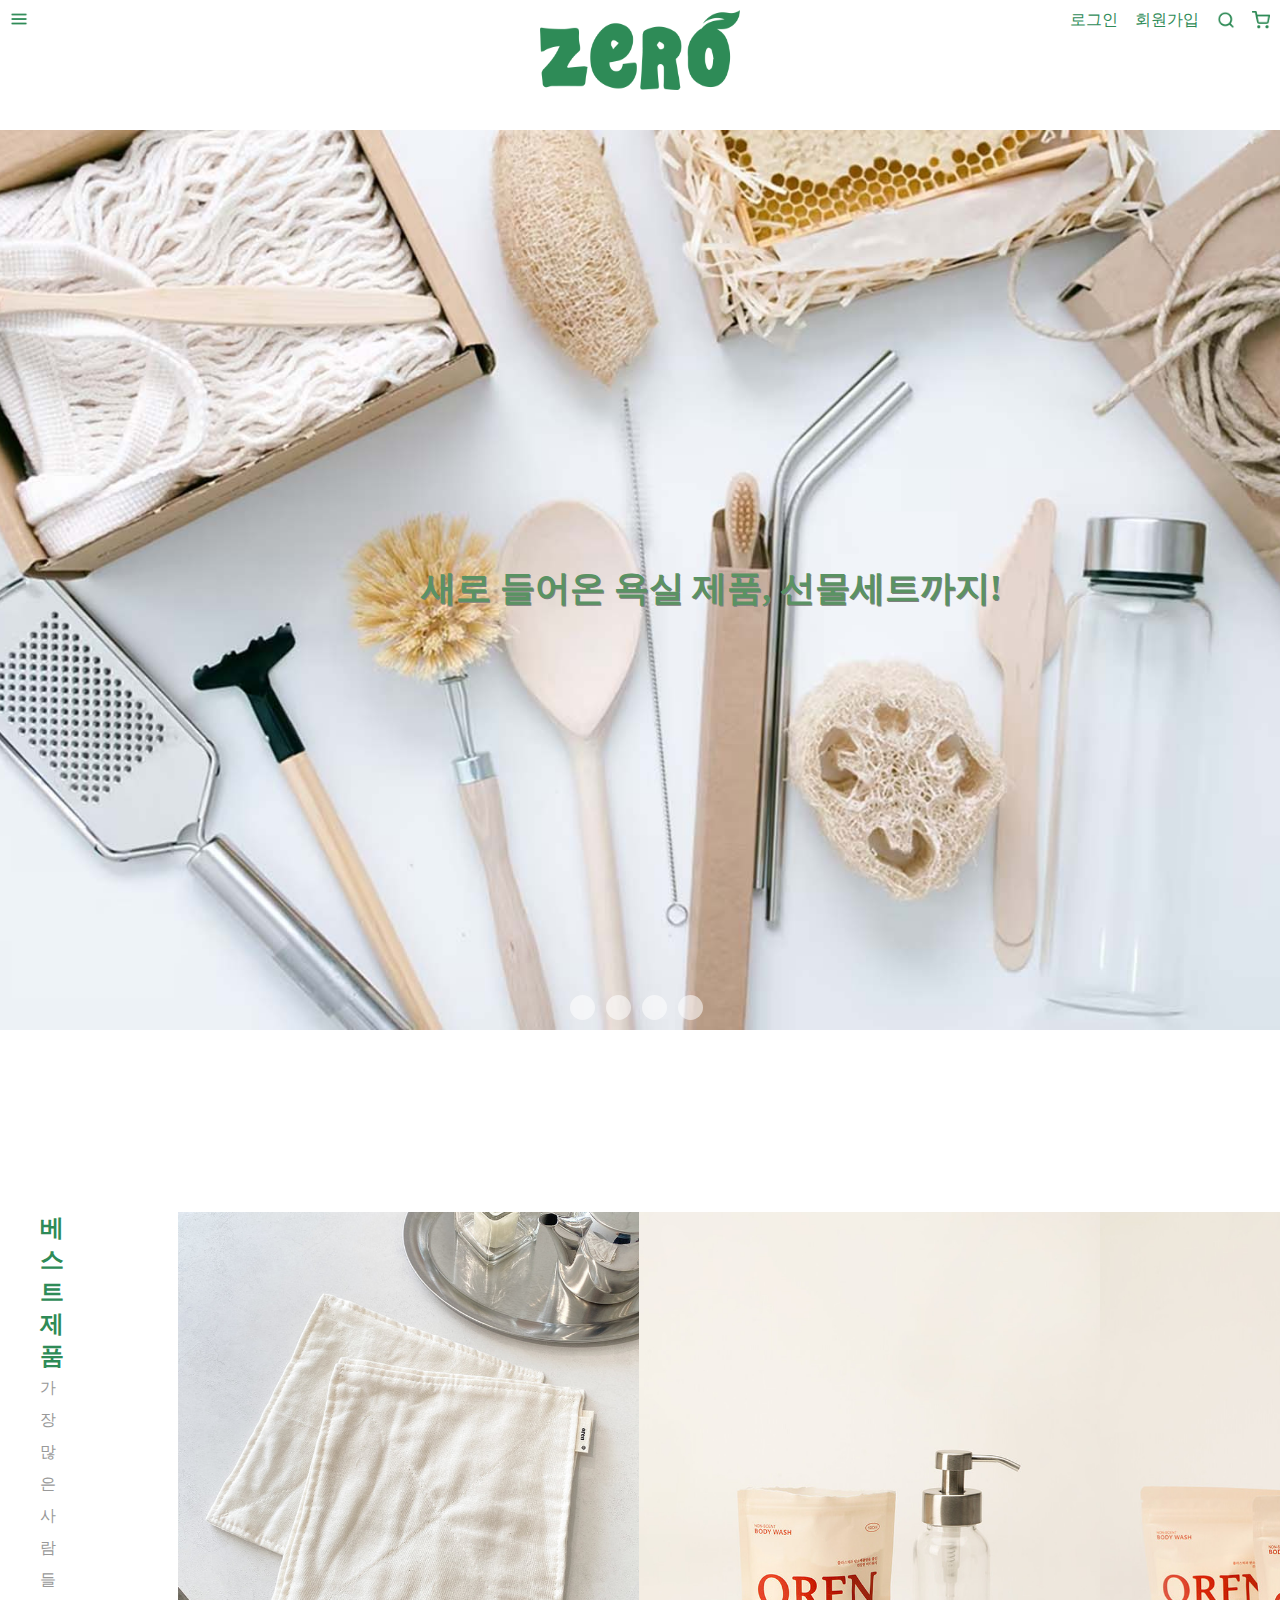
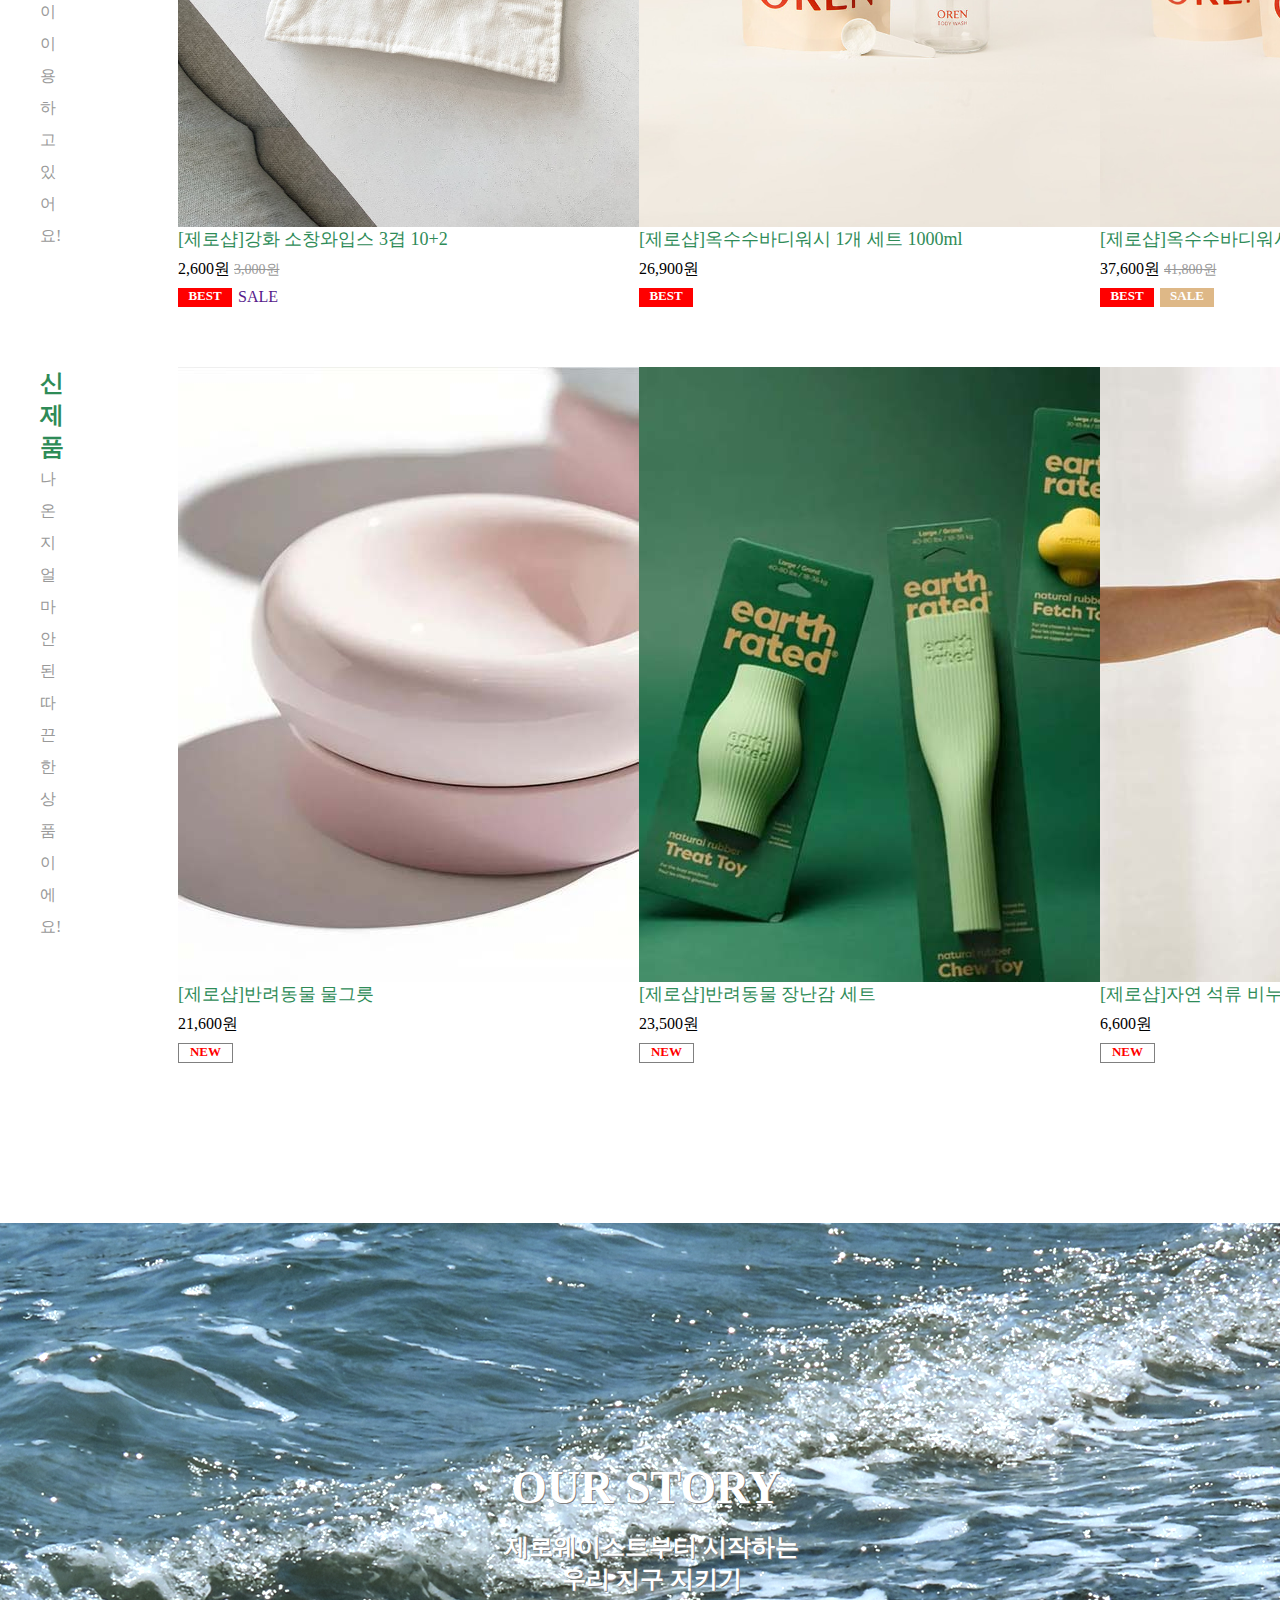
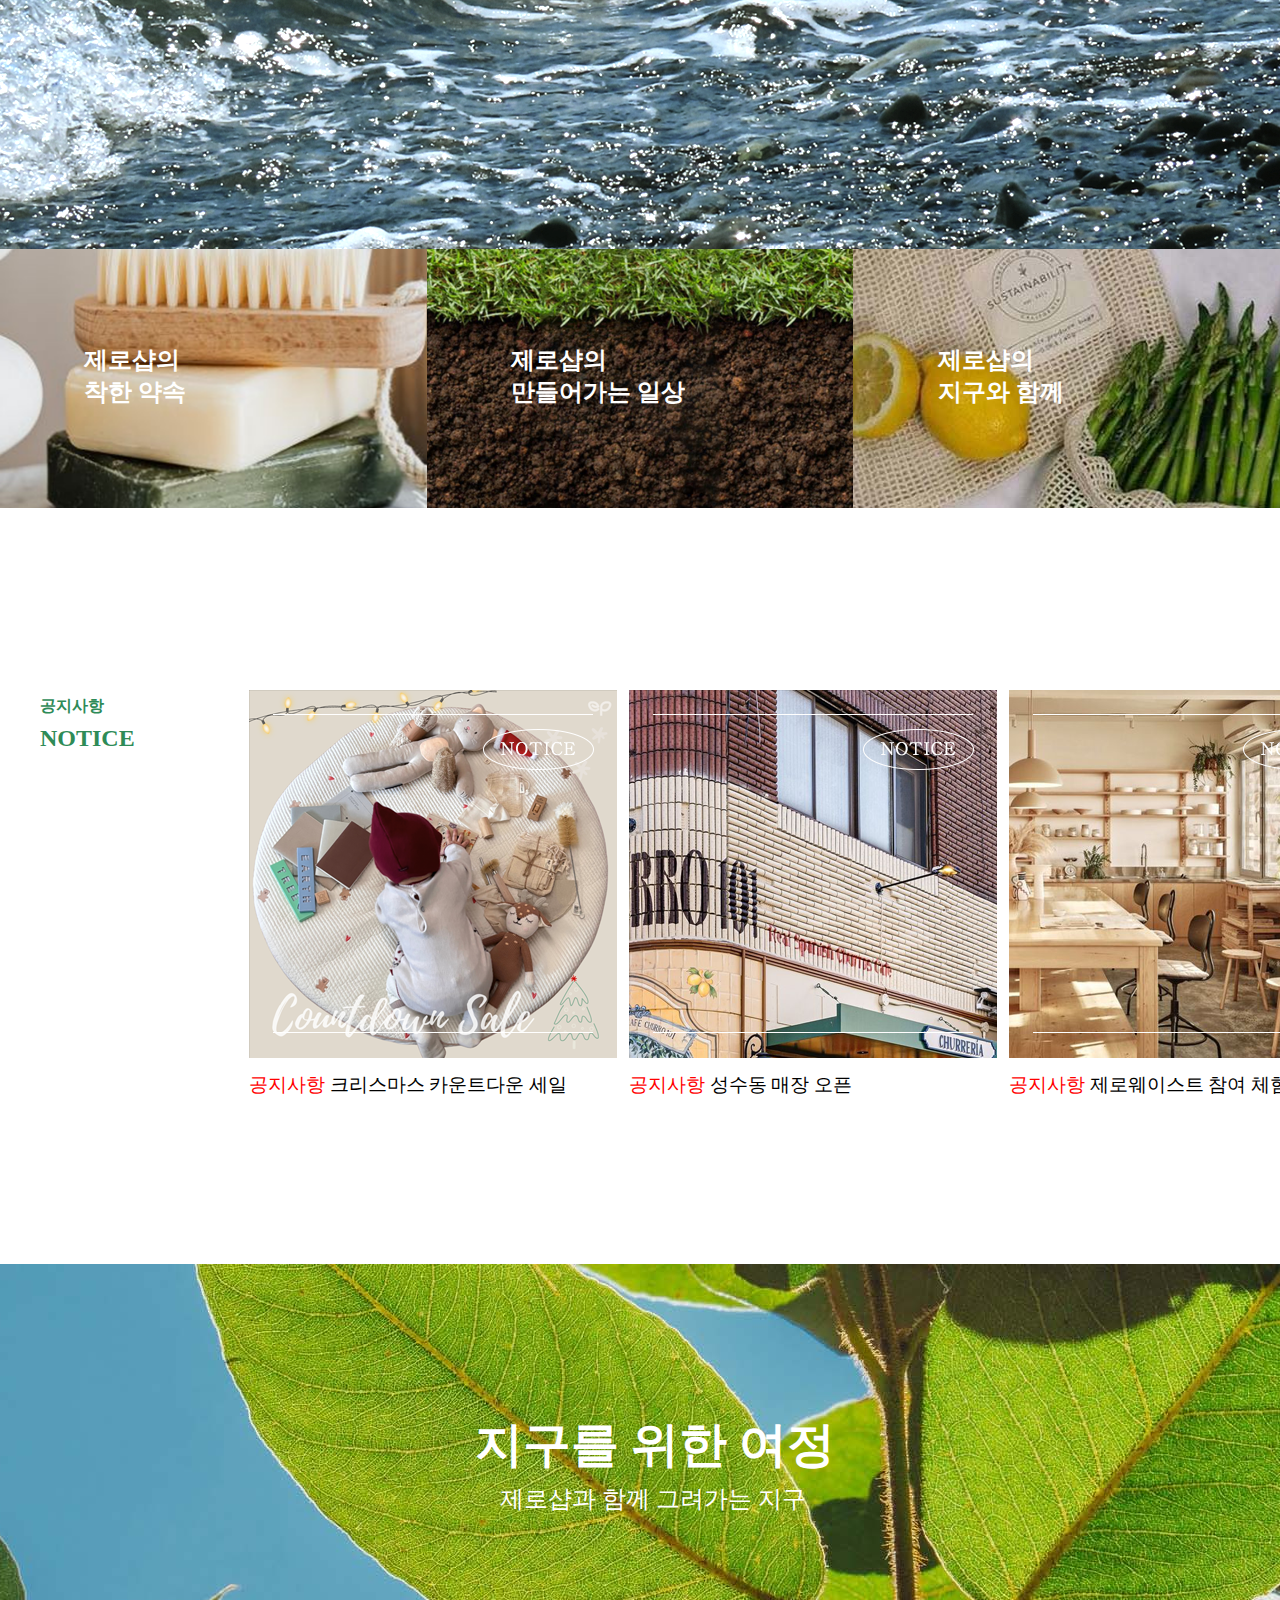
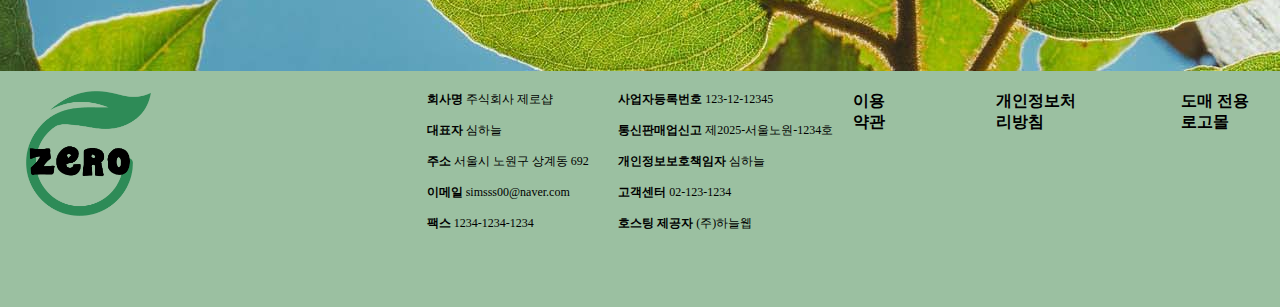
<file: index.html>
<!DOCTYPE html>
<html lang="en">

<head>
    <meta charset="UTF-8">
    <meta name="viewport" content="width=device-width, initial-scale=1.0">
    <title>Document</title>
    <link rel="stylesheet" href="./css/common.css">
    <link rel="stylesheet" href="./css/index_style.css">
</head>

<body>

    <header>
        <div class="h_main">
            <div class="h_menu"><a href=""><img class="h_menu_img" src="./../img/Menu_color.png" alt=""></a>
                <div class="h_menu_wrap">
                    <ul>
                        <li class="h_about"><a href="../html/About.html">About</a></li>
                        <li class="h_shop"><a href="../html/Product.html">Shop</a>
                            <ul>
                                <li><a href="../html/Product.html">베스트</a></li>
                                <li><a href="">욕실</a></li>
                                <li><a href="">주방</a></li>
                                <li><a href="">식품</a></li>
                                <li><a href="">반려동물</a></li>
                                <li><a href="">선물세트</a></li>
                                <li><a href="">전체보기</a></li>
                            </ul>
                        </li>
                        <li class="h_community"><a href="../html/Notice.html">Community</a>
                            <ul>
                                <li><a href="./html/Notice.html">공지사항</a></li>
                                <li><a href="">자주묻는질문</a></li>
                                <li><a href="">후기</a></li>
                                <li><a href="">고객센터</a></li>
                            </ul>
                        </li>
                        <li class="h_content"><a href="">Content</a>
                            <ul>
                                <li><a href="">뉴스</a></li>
                                <li><a href="">활동후기</a></li>
                                <li><a href="">제로웨이스트 실천</a></li>
                            </ul>
                        </li>
                        <li class="h_offline"><a href="">Offlie Shop</a></li>
                    </ul>
                </div>
            </div>
        </div>
        <div class="h_logo">
            <h1><a href="./index.html"></a></h1>
        </div>
        <div class="h_right">
            <ul>
                <li class="h_login"><a href="./html/login.html">로그인</a></li>
                <li class="h_signup"><a href="./html/login.html">회원가입</a></li>
                <li class="h_search"><a href=""></a></li>
                <li class="h_cart"><a href=""></a></li>
            </ul>
        </div>
    </header>

    <main>
        <section class="m_main">
            <article class="m_main_main">
                <a href="">
                    <div class="m_m_m_main"></div>
                    <div class="m_m_m_title">새로 들어온 욕실 제품, 선물세트까지!</div>
                </a>
            </article>
            <article class="m_main_btn">
                <div><a href="" class="_btn"></a></div>
                <div><a href=""></a></div>
                <div><a href=""></a></div>
                <div><a href=""></a></div>
            </article>
        </section>

        <section class="m_bestprod">
            <article class="m_bestprod_title">
                <div class="m_bp_t_first">베스트 제품</div>
                <div class="m_bp_t_second">가장 많은 사람들이 이용하고 있어요!</div>
            </article>
            <article>
                <figure>
                    <a href="">
                        <div class="m_bp_img_first"></div>
                    </a>
                    <a href="">
                        <figcaption class="product">
                            <h3>[제로샵]강화 소창와입스 3겹 10+2</h3>
                            <h4 class="price">2,600원 <span class="price_ordi">3,000원</span></h4>
                            <ul class="promotion">
                                <li class="best">BEST</li>
                                <li class="slae">SALE</li>
                            </ul>
                    </a>
                    </figcaption>
                </figure>
            </article>
            <article>
                <figure>
                    <a href="">
                        <div class="m_bp_img_second"></div>
                    </a>
                    <a href="">
                        <figcaption class="product">
                            <h3>[제로샵]옥수수바디워시 1개 세트 1000ml</h3>
                            <h4 class="price">26,900원 <span class="price_ordi"></span></h4>
                            <ul class="promotion">
                                <li class="best">BEST</li>
                            </ul>
                    </a>
                    </figcaption>
                </figure>
            </article>
            <article>
                <figure>
                    <a href="">
                        <div class="m_bp_img_third"></div>
                    </a>
                    <a href="">
                        <figcaption class="product">
                            <h3>[제로샵]옥수수바디워시 2개 세트 2000ml</h3>
                            <h4 class="price">37,600원 <span class="price_ordi">41,800원</span></h4>
                            <ul class="promotion">
                                <li class="best">BEST</li>
                                <li class="sale">SALE</li>
                            </ul>
                    </a>
                    </figcaption>
                </figure>
            </article>
        </section>

        <section class="m_newprod">
            <article class="m_newprod_title">
                <div class="m_np_t_first">신제품</div>
                <div class="m_np_t_second">나온지 얼마 안된 따끈한 상품이에요!</div>
            </article>
            <article>
                <figure>
                    <a href="">
                        <div class="m_np_img_first"></div>
                    </a>
                    <a href="">
                        <figcaption class="product">
                            <h3>[제로샵]반려동물 물그릇</h3>
                            <h4 class="price">21,600원 <span class="price_ordi"></span></h4>
                            <ul class="promotion">
                                <li class="new">NEW</li>
                            </ul>
                    </a>
                    </figcaption>
                </figure>
            </article>
            <article>
                <figure>
                    <a href="">
                        <div class="m_np_img_second"></div>
                    </a>
                    <a href="">
                        <figcaption class="product">
                            <h3>[제로샵]반려동물 장난감 세트</h3>
                            <h4 class="price">23,500원 <span class="price_ordi"></span></h4>
                            <ul class="promotion">
                                <li class="new">NEW</li>
                            </ul>
                    </a>
                    </figcaption>
                </figure>
            </article>
            <article>
                <figure>
                    <a href="">
                        <div class="m_np_img_third"></div>
                    </a>
                    <a href="">
                        <figcaption class="product">
                            <h3>[제로샵]자연 석류 비누 1개입</h3>
                            <h4 class="price">6,600원 <span class="price_ordi"></span></h4>
                            <ul class="promotion">
                                <li class="new">NEW</li>
                            </ul>
                    </a>
                    </figcaption>
                </figure>
            </article>
        </section>

        <section class="m_ourstory">
            <article>
                <a href="../html/About.html">
                    <div class="m_os_bg"></div>
                    <div class="m_os_t_first">OUR STORY</div>
                    <div class="m_os_t_second">제로웨이스트부터 시작하는<br>우리 지구 지키기</div>
                </a>
            </article>
        </section>

        <section class="m_about">
            <article class="m_promise">
                <a href="">
                    <div class="m_promise_img"></div>
                    <div class="m_promise_title">제로샵의<br>착한 약속</div>
                </a>
            </article>
            <article class="m_day">
                <a href="">
                    <div class="m_day_img"></div>
                    <div class="m_day_title">제로샵의<br>만들어가는 일상</div>
                </a>
            </article>
            <article class="m_with">
                <a href="">
                    <div class="m_with_img"></div>
                    <div class="m_with_title">제로샵의<br>지구와 함께</div>
                </a>
            </article>
        </section>

        <section class="m_notice">
            <article class="m_notice_title">
                <div class="m_n_t_first">공지사항</div>
                <div class="m_n_t_second">NOTICE</div>
            </article>
            <article class="m_notice_wrap">
                <figure>
                    <a href="">
                        <div><img src="./../img/notice1.png" alt=""></div>
                    </a>
                    <a href="">
                        <figcaption>
                            <h3><span>공지사항</span>크리스마스 카운트다운 세일</h3>
                        </figcaption>
                    </a>
                </figure>
            </article>
            <article class="m_notice_wrap">
                <figure>
                    <a href="">
                        <div><img src="./../img/notice2.png" alt=""></div>
                    </a>
                    <a href="">
                        <figcaption>
                            <h3><span>공지사항</span>성수동 매장 오픈</h3>
                        </figcaption>
                    </a>
                </figure>
            </article>
            <article class="m_notice_wrap">
                <figure>
                    <a href="">
                        <div><img src="./../img/notice3.png" alt=""></div>
                    </a>
                    <a href="">
                        <figcaption>
                            <h3><span>공지사항</span>제로웨이스트 참여 체험 오픈</h3>
                        </figcaption>
                    </a>
                </figure>
            </article>
            <article class="m_notice_wrap">
                <figure>
                    <a href="">
                        <div><img src="./../img/notice4.png" alt=""></div>
                    </a>
                    <a href="">
                        <figcaption>
                            <h3><span>공지사항</span>백화점 부스 기간제 오픈</h3>
                        </figcaption>
                    </a>
                </figure>
            </article>
        </section>

        <section class="m_footer_top">
            <article>
                <a href="">
                    <div class="m_f_t_img"></div>
                    <div class="m_f_t_first">지구를 위한 여정</div>
                    <div class="m_f_t_second">제로샵과 함께 그려가는 지구</div>
                </a>
            </article>
        </section>
    </main>

    <footer>
        <section class="f_logo">
            <h1></h1>
        </section>
        <section class="f_center">
            <article class="f_center1">
                <p><b>회사명</b> 주식회사 제로샵</p>
                <p><b>대표자</b> 심하늘</p>
                <p><b>주소</b> 서울시 노원구 상계동 692</p>
                <p><b>이메일</b> simsss00@naver.com</p>
                <p><b>팩스</b> 1234-1234-1234</p>
            </article>
            <article class="f_center2">
                <p><b>사업자등록번호</b> 123-12-12345</p>
                <p><b>통신판매업신고</b> 제2025-서울노원-1234호</p>
                <p><b>개인정보보호책임자</b> 심하늘</p>
                <p><b>고객센터</b> 02-123-1234</p>
                <p><b>호스팅 제공자</b> (주)하늘웹</p>
            </article>
        </section>
        <section class="f_right">
            <article>
                <p><b><a href="">이용약관</a></b></p>
                <p><b><a href="">개인정보처리방침</a></b></p>
                <p><b><a href="">도매 전용 로고몰</a></b></p>
            </article>
        </section>
    </footer>

</body>

</html>
</file>
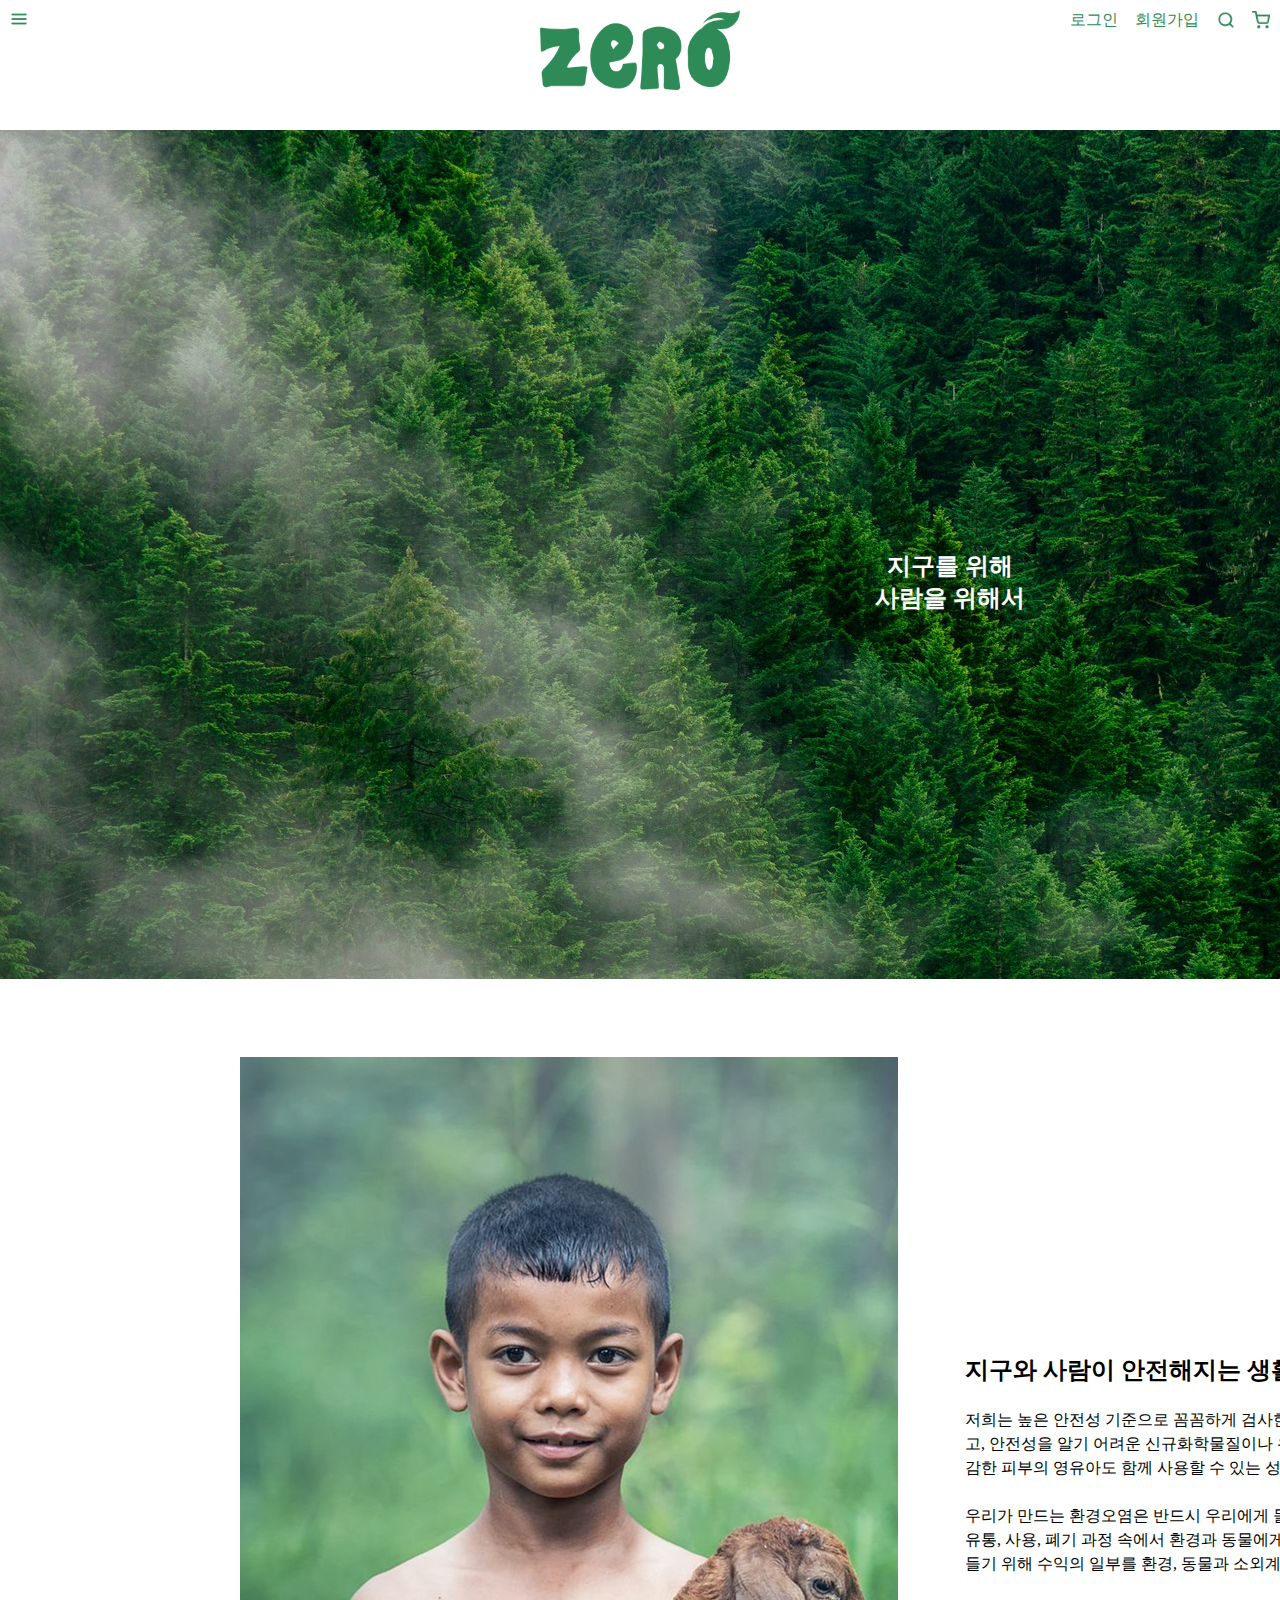
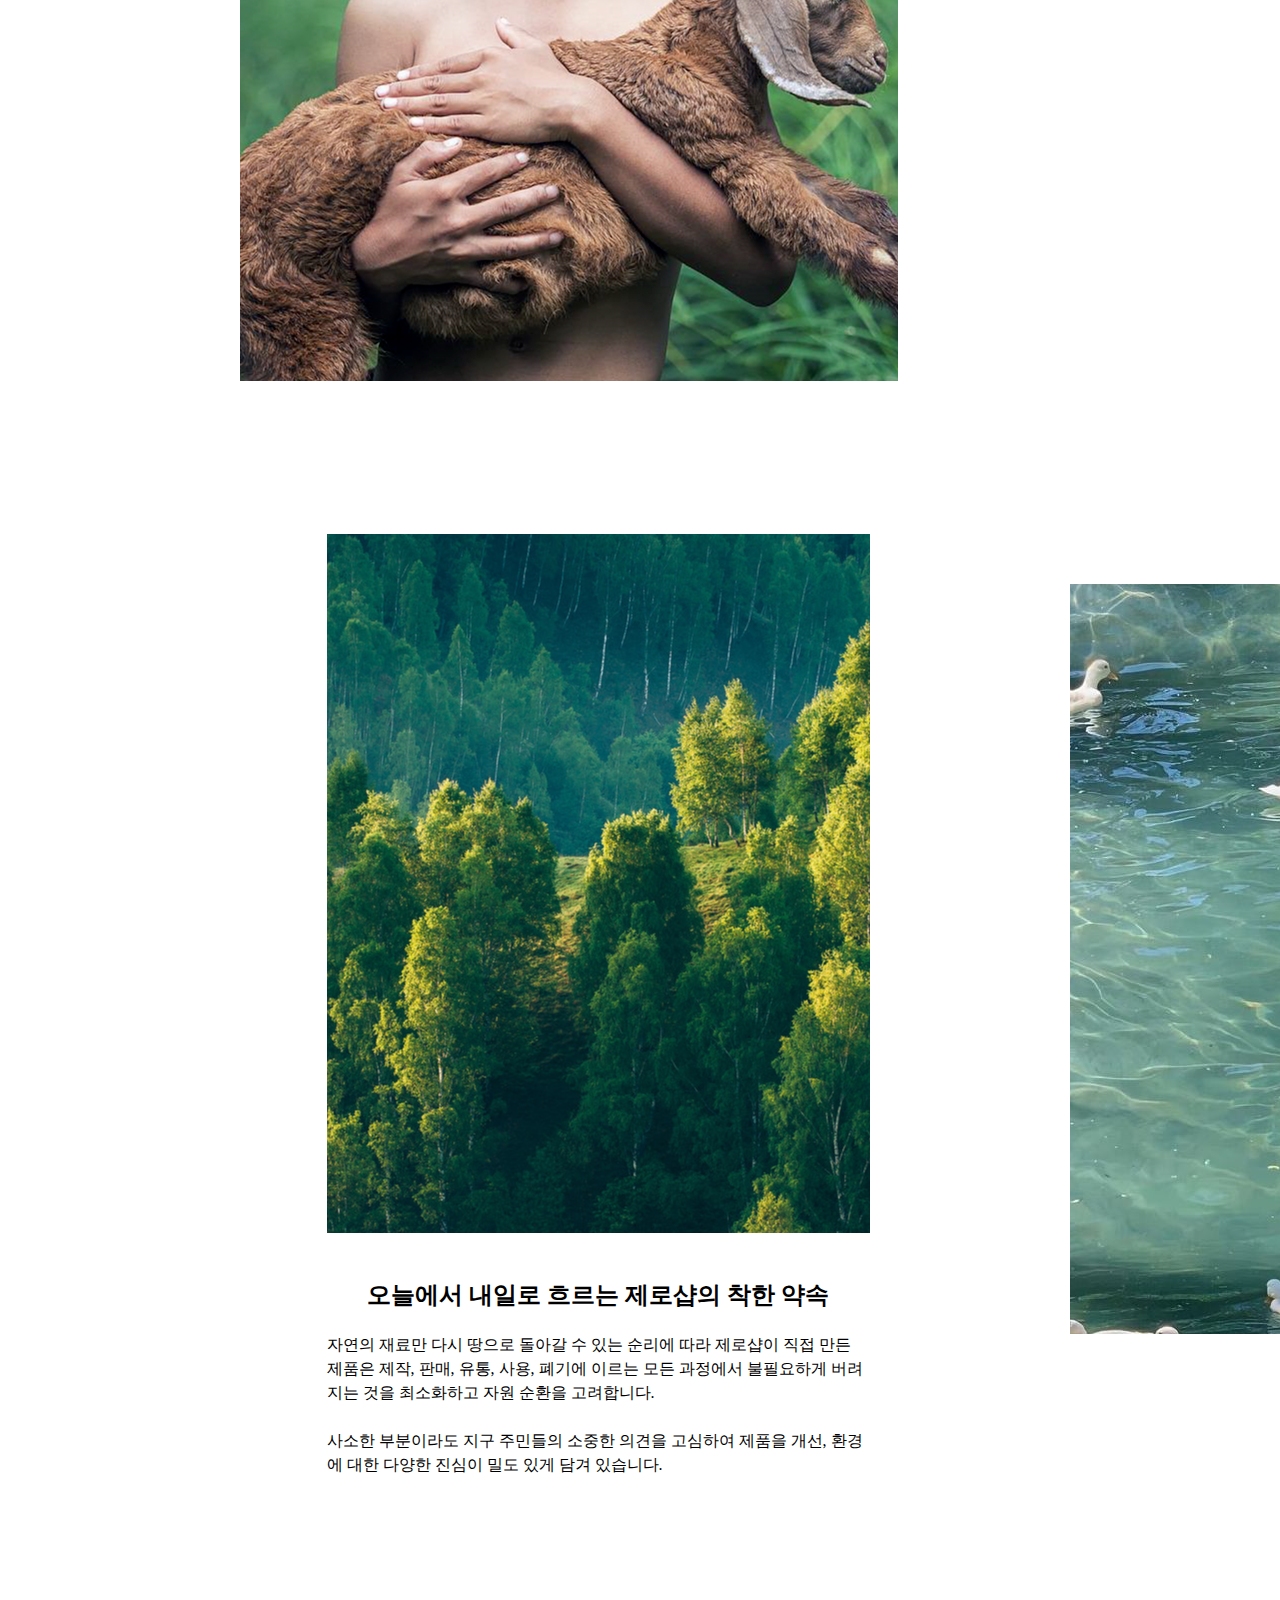
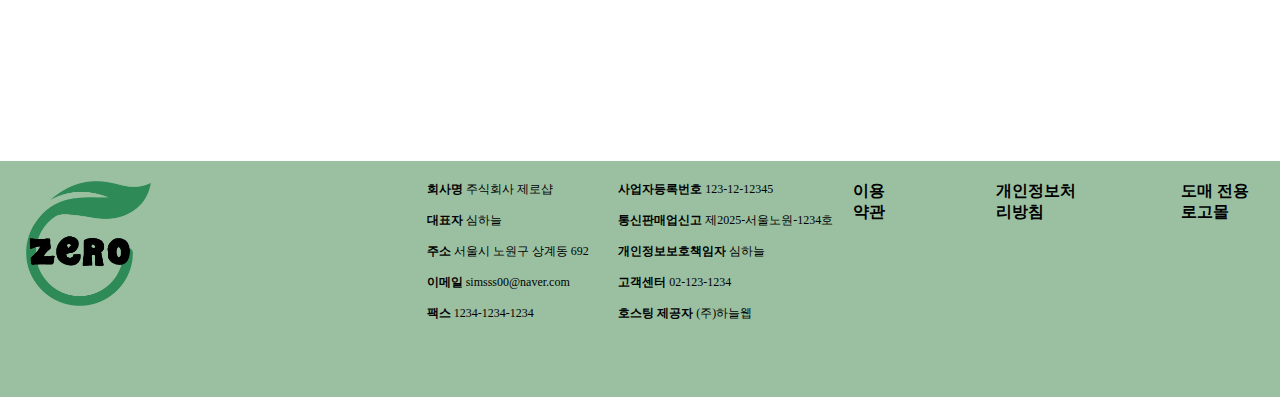
<file: html/About.html>
<!DOCTYPE html>
<html lang="en">

<head>
    <meta charset="UTF-8">
    <meta name="viewport" content="width=device-width, initial-scale=1.0">
    <title>Document</title>
    <link rel="stylesheet" href="../css/common.css">
    <link rel="stylesheet" href="../css/About_style.css">
</head>

<body>

    <header>
        <div class="h_main">
            <div class="h_menu"><a href=""><img src="../img/Menu_color.png" alt=""></a>
                <div class="h_menu_wrap">
                    <ul>
                        <li class="h_about"><a href="./About.html">About</a></li>
                        <li class="h_shop"><a href="./Product.html">Shop</a>
                            <ul>
                                <li><a href="./Product.html">베스트</a></li>
                                <li><a href="">욕실</a></li>
                                <li><a href="">주방</a></li>
                                <li><a href="">식품</a></li>
                                <li><a href="">반려동물</a></li>
                                <li><a href="">선물세트</a></li>
                                <li><a href="">전체보기</a></li>
                            </ul>
                        </li>
                        <li class="h_community"><a href="./Notice.html">Community</a>
                            <ul>
                                <li><a href="./Notice.html">공지사항</a></li>
                                <li><a href="">자주묻는질문</a></li>
                                <li><a href="">후기</a></li>
                                <li><a href="">고객센터</a></li>
                            </ul>
                        </li>
                        <li class="h_content"><a href="">Content</a>
                            <ul>
                                <li><a href="">뉴스</a></li>
                                <li><a href="">활동후기</a></li>
                                <li><a href="">제로웨이스트 실천</a></li>
                            </ul>
                        </li>
                        <li class="h_offline"><a href="">Offlie Shop</a></li>
                    </ul>
                </div>
            </div>
        </div>
        <div class="h_logo">
            <h1><a href="../index.html"></a></h1>
        </div>
        <div class="h_right">
            <ul>
                <li class="h_login"><a href="../html/login.html">로그인</a></li>
                <li class="h_signup"><a href="../html/login.html">회원가입</a></li>
                <li class="h_search"><a href=""></a></li>
                <li class="h_cart"><a href=""></a></li>
            </ul>
        </div>
    </header>

    <main>
        <section class="main_main">
            <article>
                <div class="main_main_img"></div>
                <p class="main_main_arti">지구를 위해<br>사람을 위해서</p>
            </article>
        </section>

        <section class="main_first">
            <article class="main_f_img">
                <div></div>
            </article>
            <article class="main_f_arti">
                <h1>지구와 사람이 안전해지는 생활</h1>
                <p>저희는 높은 안전성 기준으로 꼼꼼하게 검사한 생활용품만을 소개합니다. 전성분을 투명하게 공개하고, 안전성을 알기 어려운 신규화학물질이나 유해한 화학성분이 들어간 성분은 철저히 배제합니다. 민감한 피부의 영유아도 함께 사용할 수 있는 성분만을 선택합니다. <br><br> 우리가 만드는 환경오염은 반드시 우리에게 돌아옵니다. 저희는 패키지의 친환경성은 물론이고, 생산, 유통, 사용, 폐기 과정 속에서 환경과 동물에게 피해를 끼치지 않는지 확인합니다. 더 건강한 지구를 만들기 위해 수익의 일부를 환경, 동물과 소외계층에 기부하고 있습니다.</p>
            </article>
        </section>

        <section class="main_second">
            <article class="main_second_wrap">
                <div></div>
                <h1>오늘에서 내일로 흐르는 제로샵의 착한 약속</h1>
                <p>자연의 재료만 다시 땅으로 돌아갈 수 있는 순리에 따라 제로샵이 직접 만든 제품은 제작, 판매, 유통, 사용, 폐기에 이르는 모든 과정에서 불필요하게 버려지는 것을 최소화하고 자원 순환을 고려합니다. <br> <br>
                사소한 부분이라도 지구 주민들의 소중한 의견을 고심하여 제품을 개선, 환경에 대한 다양한 진심이 밀도 있게 담겨 있습니다.</p>
            </article>
            <article class="main_second_img">
                <div></div>
            </article>
        </section>
    </main>

    <footer>
        <section class="f_logo">
            <h1></h1>
        </section>
        <section class="f_center">
            <article class="f_center1">
                <p><b>회사명</b> 주식회사 제로샵</p>
                <p><b>대표자</b> 심하늘</p>
                <p><b>주소</b> 서울시 노원구 상계동 692</p>
                <p><b>이메일</b> simsss00@naver.com</p>
                <p><b>팩스</b> 1234-1234-1234</p>
            </article>
            <article class="f_center2">
                <p><b>사업자등록번호</b> 123-12-12345</p>
                <p><b>통신판매업신고</b> 제2025-서울노원-1234호</p>
                <p><b>개인정보보호책임자</b> 심하늘</p>
                <p><b>고객센터</b> 02-123-1234</p>
                <p><b>호스팅 제공자</b> (주)하늘웹</p>
            </article>
        </section>
        <section class="f_right">
            <article>
                <p><b><a href="">이용약관</a></b></p>
                <p><b><a href="">개인정보처리방침</a></b></p>
                <p><b><a href="">도매 전용 로고몰</a></b></p>
            </article>
        </section>
    </footer>

</body>

</html>
</file>
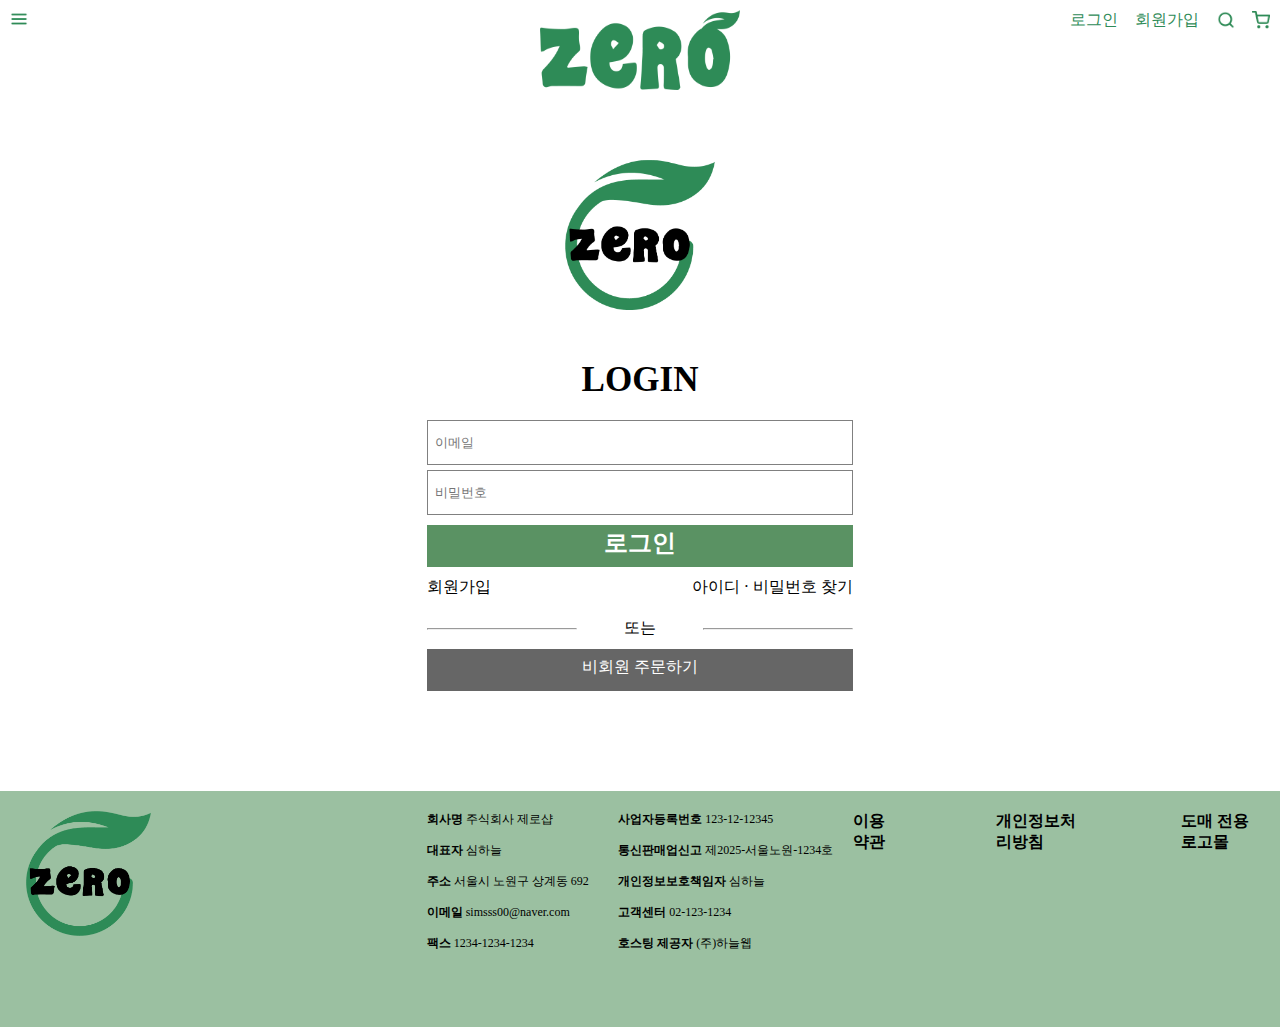
<file: html/login.html>
<!DOCTYPE html>
<html lang="en">
<head>
    <meta charset="UTF-8">
    <meta name="viewport" content="width=device-width, initial-scale=1.0">
    <title>Document</title>
    <link rel="stylesheet" href="../css/common.css">
    <link rel="stylesheet" href="../css/login_style.css">
</head>
<body>
    
<header>
        <div class="h_main">
            <div class="h_menu"><a href=""><img class="h_menu_img" src="./../img/Menu_color.png" alt=""></a>
                <div class="h_menu_wrap">
                    <ul>
                        <li class="h_about"><a href="./About.html">About</a></li>
                        <li class="h_shop"><a href="./Product.html">Shop</a>
                            <ul>
                                <li><a href="./Product.html">베스트</a></li>
                                <li><a href="">욕실</a></li>
                                <li><a href="">주방</a></li>
                                <li><a href="">식품</a></li>
                                <li><a href="">반려동물</a></li>
                                <li><a href="">선물세트</a></li>
                                <li><a href="">전체보기</a></li>
                            </ul>
                        </li>
                        <li class="h_community"><a href="./Notice.html">Community</a>
                            <ul>
                                <li><a href="./Notice.html">공지사항</a></li>
                                <li><a href="">자주묻는질문</a></li>
                                <li><a href="">후기</a></li>
                                <li><a href="">고객센터</a></li>
                            </ul>
                        </li>
                        <li class="h_content"><a href="">Content</a>
                            <ul>
                                <li><a href="">뉴스</a></li>
                                <li><a href="">활동후기</a></li>
                                <li><a href="">제로웨이스트 실천</a></li>
                            </ul>
                        </li>
                        <li class="h_offline"><a href="">Offlie Shop</a></li>
                    </ul>
                </div>
            </div>
        </div>
        <div class="h_logo">
            <h1><a href="../index.html"></a></h1>
        </div>
        <div class="h_right">
            <ul>
                <li class="h_login"><a href="">로그인</a></li>
                <li class="h_signup"><a href="">회원가입</a></li>
                <li class="h_search"><a href=""></a></li>
                <li class="h_cart"><a href=""></a></li>
            </ul>
        </div>
    </header>

    <main>
        <section class="m_logo">
            <div></div>
        </section>

        <section class="m_title">
            <h3>LOGIN</h3>
        </section>

        <section class="m_textbox">
            <input type="text" placeholder="  이메일">
            <input type="password" placeholder="  비밀번호">
        </section>

        <section class="m_login">
            <div><a href="">로그인</a></div>
        </section>

        <section class="m_su_wrap">
            <article>
                <div><a href="">회원가입</a></div>
                <div><a href="">아이디 · 비밀번호 찾기</a></div>
            </article>
        </section>

        <section class="m_line">
            <article>
                <div class="line"><hr></div>
                <div>또는</div>
                <div class="line"><hr></div>
            </article>
        </section>

        <section class="m_notmember">
            <div><a href="">비회원 주문하기</a></div>
        </section>
    </main>

    <footer>
        <section class="f_logo">
            <h1></h1>
        </section>
        <section class="f_center">
            <article class="f_center1">
                <p><b>회사명</b> 주식회사 제로샵</p>
                <p><b>대표자</b> 심하늘</p>
                <p><b>주소</b> 서울시 노원구 상계동 692</p>
                <p><b>이메일</b> simsss00@naver.com</p>
                <p><b>팩스</b> 1234-1234-1234</p>
            </article>
            <article class="f_center2">
                <p><b>사업자등록번호</b> 123-12-12345</p>
                <p><b>통신판매업신고</b> 제2025-서울노원-1234호</p>
                <p><b>개인정보보호책임자</b> 심하늘</p>
                <p><b>고객센터</b> 02-123-1234</p>
                <p><b>호스팅 제공자</b> (주)하늘웹</p>
            </article>
        </section>
        <section class="f_right">
            <article>
                <p><b><a href="">이용약관</a></b></p>
                <p><b><a href="">개인정보처리방침</a></b></p>
                <p><b><a href="">도매 전용 로고몰</a></b></p>
            </article>
        </section>
    </footer>


</body>
</html>
</file>
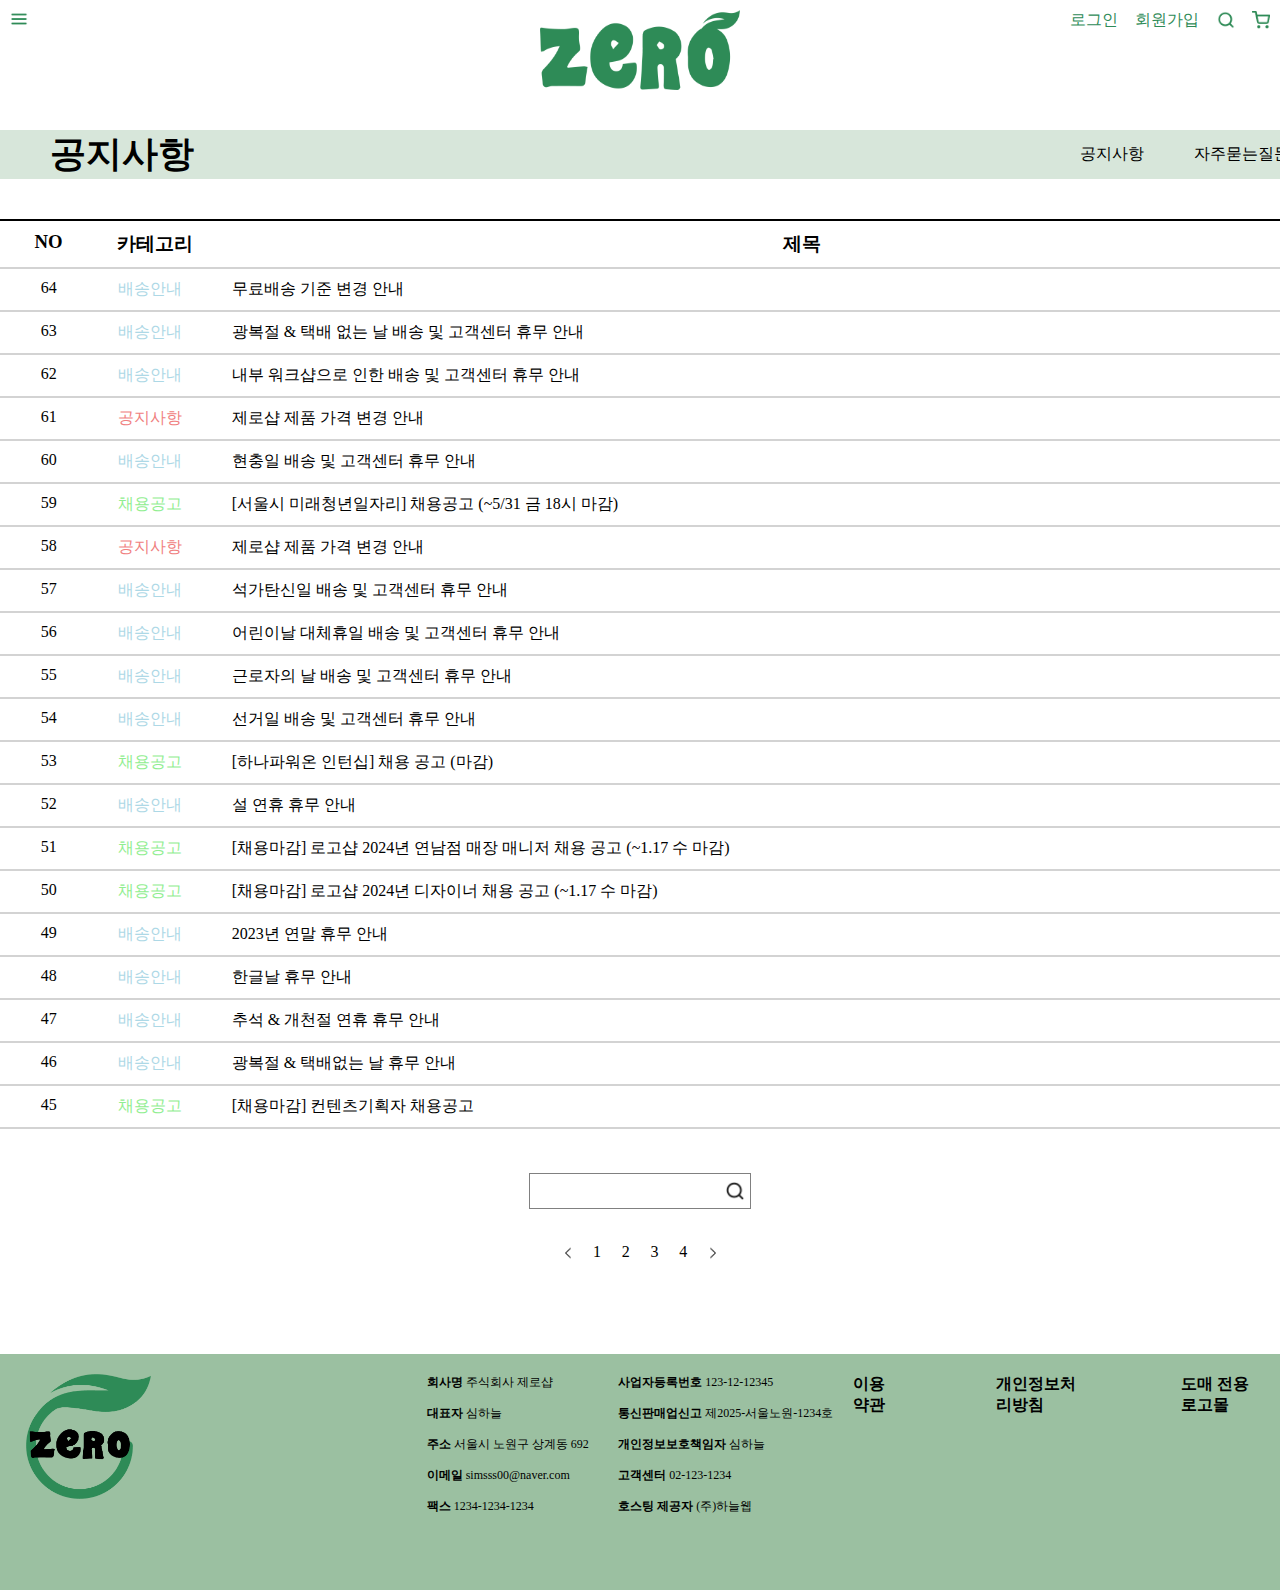
<file: html/Notice.html>
<!DOCTYPE html>
<html lang="en">

<head>
    <meta charset="UTF-8">
    <meta name="viewport" content="width=device-width, initial-scale=1.0">
    <title>Document</title>
    <link rel="stylesheet" href="../css/common.css">
    <link rel="stylesheet" href="../css/Notice_style.css">
</head>

<body>

    <header>
        <div class="h_main">
            <div class="h_menu"><a href=""><img src="./../img/Menu_color.png" alt=""></a>
                <div class="h_menu_wrap">
                    <ul>
                        <li class="h_about"><a href="./About.html">About</a></li>
                        <li class="h_shop"><a href="./Product.html">Shop</a>
                            <ul>
                                <li><a href="./Product.html">베스트</a></li>
                                <li><a href="">욕실</a></li>
                                <li><a href="">주방</a></li>
                                <li><a href="">식품</a></li>
                                <li><a href="">반려동물</a></li>
                                <li><a href="">선물세트</a></li>
                                <li><a href="">전체보기</a></li>
                            </ul>
                        </li>
                        <li class="h_community"><a href="./Notice.html">Community</a>
                            <ul>
                                <li><a href="./Notice.html">공지사항</a></li>
                                <li><a href="">자주묻는질문</a></li>
                                <li><a href="">후기</a></li>
                                <li><a href="">고객센터</a></li>
                            </ul>
                        </li>
                        <li class="h_content"><a href="">Content</a>
                            <ul>
                                <li><a href="">뉴스</a></li>
                                <li><a href="">활동후기</a></li>
                                <li><a href="">제로웨이스트 실천</a></li>
                            </ul>
                        </li>
                        <li class="h_offline"><a href="">Offlie Shop</a></li>
                    </ul>
                </div>
            </div>
        </div>
        <div class="h_logo">
            <h1><a href="../index.html"></a></h1>
        </div>
        <div class="h_right">
            <ul>
                <li class="h_login"><a href="../html/login.html">로그인</a></li>
                <li class="h_signup"><a href="../html/login.html">회원가입</a></li>
                <li class="h_search"><a href=""></a></li>
                <li class="h_cart"><a href=""></a></li>
            </ul>
        </div>
    </header>

    <main>
        <section class="main_title">
            <article class="m_title">
                <div class="m_notice">
                    <h3>공지사항</h3>
                </div>
                <div class="m_noti_wrap">
                <p><a class="m_noti" href="">공지사항</a></p>
                <p><a class="m_qna" href="">자주묻는질문</a></p>
                <p><a class="m_review" href="">후기</a></p>
                <p><a class="m_csc" href="">고객센터</a></p>
                </div>
            </article>
        </section>

        <section class="m_mainwrap">
            <article>
                <div class="m_wrap_no">
                    <h3>NO</h3>
                </div>
                <div class="m_wrap_category">
                    <h3>카테고리</h3>
                </div>
                <div class="m_wrap_main_title">
                    <h3>제목</h3>
                </div>
                <div class="m_wrap_time">
                    <h3>작성시간</h3>
                </div>
            </article>
        </section>

        <section class="m_wrap">
            <article>
                <div class="m_wrap_no">
                    <p>64</p>
                </div>
                <div class="m_wrap_category">
                    <p class="배송안내"><a href="">배송안내</a></p>
                </div>
                <div class="m_wrap_title">
                    <p><a href="">무료배송 기준 변경 안내</a></p>
                </div>
                <div class="m_wrap_time">
                    <p>2025-03-21</p>
                </div>
            </article>
        </section>

        <section class="m_wrap">
            <article>
                <div class="m_wrap_no">
                    <p>63</p>
                </div>
                <div class="m_wrap_category">
                    <p class="배송안내"><a href="">배송안내</a></p>
                </div>
                <div class="m_wrap_title">
                    <p><a href="">광복절 & 택배 없는 날 배송 및 고객센터 휴무 안내</a></p>
                </div>
                <div class="m_wrap_time">
                    <p>2024-08-06</p>
                </div>
            </article>
        </section>

        <section class="m_wrap">
            <article>
                <div class="m_wrap_no">
                    <p>62</p>
                </div>
                <div class="m_wrap_category">
                    <p class="배송안내"><a href="">배송안내</a></p>
                </div>
                <div class="m_wrap_title">
                    <p><a href="">내부 워크샵으로 인한 배송 및 고객센터 휴무 안내</a></p>
                </div>
                <div class="m_wrap_time">
                    <p>2024-07-15</p>
                </div>
            </article>
        </section>

        <section class="m_wrap">
            <article>
                <div class="m_wrap_no">
                    <p>61</p>
                </div>
                <div class="m_wrap_category">
                    <p class="공지사항"><a href="">공지사항</a></p>
                </div>
                <div class="m_wrap_title">
                    <p><a href="">제로샵 제품 가격 변경 안내</a></p>
                </div>
                <div class="m_wrap_time">
                    <p>2024-07-01</p>
                </div>
            </article>
        </section>

        <section class="m_wrap">
            <article>
                <div class="m_wrap_no">
                    <p>60</p>
                </div>
                <div class="m_wrap_category">
                    <p class="배송안내"><a href="">배송안내</a></p>
                </div>
                <div class="m_wrap_title">
                    <p><a href="">현충일 배송 및 고객센터 휴무 안내</a></p>
                </div>
                <div class="m_wrap_time">
                    <p>2024-04-25</p>
                </div>
            </article>
        </section>

        <section class="m_wrap">
            <article>
                <div class="m_wrap_no">
                    <p>59</p>
                </div>
                <div class="m_wrap_category">
                    <p class="채용공고"><a href="">채용공고</a></p>
                </div>
                <div class="m_wrap_title">
                    <p><a href="">[서울시 미래청년일자리] 채용공고 (~5/31 금 18시 마감)</a></p>
                </div>
                <div class="m_wrap_time">
                    <p>2024-05-27</p>
                </div>
            </article>
        </section>

        <section class="m_wrap">
            <article>
                <div class="m_wrap_no">
                    <p>58</p>
                </div>
                <div class="m_wrap_category">
                    <p class="공지사항"><a href="">공지사항</a></p>
                </div>
                <div class="m_wrap_title">
                    <p><a href="">제로샵 제품 가격 변경 안내</a></p>
                </div>
                <div class="m_wrap_time">
                    <p>2024-07-01</p>
                </div>
            </article>
        </section>

        <section class="m_wrap">
            <article>
                <div class="m_wrap_no">
                    <p>57</p>
                </div>
                <div class="m_wrap_category">
                    <p class="배송안내"><a href="">배송안내</a></p>
                </div>
                <div class="m_wrap_title">
                    <p><a href="">석가탄신일 배송 및 고객센터 휴무 안내</a></p>
                </div>
                <div class="m_wrap_time">
                    <p>2024-04-25</p>
                </div>
            </article>
        </section>

        <section class="m_wrap">
            <article>
                <div class="m_wrap_no">
                    <p>56</p>
                </div>
                <div class="m_wrap_category">
                    <p class="배송안내"><a href="">배송안내</a></p>
                </div>
                <div class="m_wrap_title">
                    <p><a href="">어린이날 대체휴일 배송 및 고객센터 휴무 안내</a></p>
                </div>
                <div class="m_wrap_time">
                    <p>2024-04-25</p>
                </div>
            </article>
        </section>

        <section class="m_wrap">
            <article>
                <div class="m_wrap_no">
                    <p>55</p>
                </div>
                <div class="m_wrap_category">
                    <p class="배송안내"><a href="">배송안내</a></p>
                </div>
                <div class="m_wrap_title">
                    <p><a href="">근로자의 날 배송 및 고객센터 휴무 안내</a></p>
                </div>
                <div class="m_wrap_time">
                    <p>2024-04-24</p>
                </div>
            </article>
        </section>

        <section class="m_wrap">
            <article>
                <div class="m_wrap_no">
                    <p>54</p>
                </div>
                <div class="m_wrap_category">
                    <p class="배송안내"><a href="">배송안내</a></p>
                </div>
                <div class="m_wrap_title">
                    <p><a href="">선거일 배송 및 고객센터 휴무 안내</a></p>
                </div>
                <div class="m_wrap_time">
                    <p>2024-04-08</p>
                </div>
            </article>
        </section>

        <section class="m_wrap">
            <article>
                <div class="m_wrap_no">
                    <p>53</p>
                </div>
                <div class="m_wrap_category">
                    <p class="채용공고"><a href="">채용공고</a></p>
                </div>
                <div class="m_wrap_title">
                    <p><a href="">[하나파워온 인턴십] 채용 공고 (마감)</a></p>
                </div>
                <div class="m_wrap_time">
                    <p>2024-04-08</p>
                </div>
            </article>
        </section>

        <section class="m_wrap">
            <article>
                <div class="m_wrap_no">
                    <p>52</p>
                </div>
                <div class="m_wrap_category">
                    <p class="배송안내"><a href="">배송안내</a></p>
                </div>
                <div class="m_wrap_title">
                    <p><a href="">설 연휴 휴무 안내</a></p>
                </div>
                <div class="m_wrap_time">
                    <p>2024-01-30</p>
                </div>
            </article>
        </section>

        <section class="m_wrap">
            <article>
                <div class="m_wrap_no">
                    <p>51</p>
                </div>
                <div class="m_wrap_category">
                    <p class="채용공고"><a href="">채용공고</a></p>
                </div>
                <div class="m_wrap_title">
                    <p><a href="">[채용마감] 로고샵 2024년 연남점 매장 매니저 채용 공고 (~1.17 수 마감)</a></p>
                </div>
                <div class="m_wrap_time">
                    <p>2024-01-09</p>
                </div>
            </article>
        </section>

        <section class="m_wrap">
            <article>
                <div class="m_wrap_no">
                    <p>50</p>
                </div>
                <div class="m_wrap_category">
                    <p class="채용공고"><a href="">채용공고</a></p>
                </div>
                <div class="m_wrap_title">
                    <p><a href="">[채용마감] 로고샵 2024년 디자이너 채용 공고 (~1.17 수 마감)</a></p>
                </div>
                <div class="m_wrap_time">
                    <p>2024-01-09</p>
                </div>
            </article>
        </section>

        <section class="m_wrap">
            <article>
                <div class="m_wrap_no">
                    <p>49</p>
                </div>
                <div class="m_wrap_category">
                    <p class="배송안내"><a href="">배송안내</a></p>
                </div>
                <div class="m_wrap_title">
                    <p><a href="">2023년 연말 휴무 안내</a></p>
                </div>
                <div class="m_wrap_time">
                    <p>2023-12-19</p>
                </div>
            </article>
        </section>

        <section class="m_wrap">
            <article>
                <div class="m_wrap_no">
                    <p>48</p>
                </div>
                <div class="m_wrap_category">
                    <p class="배송안내"><a href="">배송안내</a></p>
                </div>
                <div class="m_wrap_title">
                    <p><a href="">한글날 휴무 안내</a></p>
                </div>
                <div class="m_wrap_time">
                    <p>2023-10-05</p>
                </div>
            </article>
        </section>

        <section class="m_wrap">
            <article>
                <div class="m_wrap_no">
                    <p>47</p>
                </div>
                <div class="m_wrap_category">
                    <p class="배송안내"><a href="">배송안내</a></p>
                </div>
                <div class="m_wrap_title">
                    <p><a href="">추석 & 개천절 연휴 휴무 안내</a></p>
                </div>
                <div class="m_wrap_time">
                    <p>2023-09-15</p>
                </div>
            </article>
        </section>

        <section class="m_wrap">
            <article>
                <div class="m_wrap_no">
                    <p>46</p>
                </div>
                <div class="m_wrap_category">
                    <p class="배송안내"><a href="">배송안내</a></p>
                </div>
                <div class="m_wrap_title">
                    <p><a href="">광복절 & 택배없는 날 휴무 안내</a></p>
                </div>
                <div class="m_wrap_time">
                    <p>2023-08-07</p>
                </div>
            </article>
        </section>

        <section class="m_wrap">
            <article>
                <div class="m_wrap_no">
                    <p>45</p>
                </div>
                <div class="m_wrap_category">
                    <p class="채용공고"><a href="">채용공고</a></p>
                </div>
                <div class="m_wrap_title">
                    <p><a href="">[채용마감] 컨텐츠기획자 채용공고</a></p>
                </div>
                <div class="m_wrap_time">
                    <p>2024-01-30</p>
                </div>
            </article>
        </section>

        <section class="search">
            <article class="search_arti">
                <div class="search_arti1">
                    <div class="search_arti2"><a href=""><img src="../img/Search.png" alt=""></a></div>
                </div>
            </article>
        </section>

        <section class="page_btn">
            <div><a href=""><img src="../img/left-sign.png" alt=""></a></div>
            <div><a href="">1</a></div>
            <div><a href="">2</a></div>
            <div><a href="">3</a></div>
            <div><a href="">4</a></div>
            <div><a href=""><img src="../img/right_sign.png" alt=""></a></div>
        </section>

    </main>

    <footer>
        <section class="f_logo">
            <h1></h1>
        </section>
        <section class="f_center">
            <article class="f_center1">
                <p><b>회사명</b> 주식회사 제로샵</p>
                <p><b>대표자</b> 심하늘</p>
                <p><b>주소</b> 서울시 노원구 상계동 692</p>
                <p><b>이메일</b> simsss00@naver.com</p>
                <p><b>팩스</b> 1234-1234-1234</p>
            </article>
            <article class="f_center2">
                <p><b>사업자등록번호</b> 123-12-12345</p>
                <p><b>통신판매업신고</b> 제2025-서울노원-1234호</p>
                <p><b>개인정보보호책임자</b> 심하늘</p>
                <p><b>고객센터</b> 02-123-1234</p>
                <p><b>호스팅 제공자</b> (주)하늘웹</p>
            </article>
        </section>
        <section class="f_right">
            <article>
                <p><b><a href="">이용약관</a></b></p>
                <p><b><a href="">개인정보처리방침</a></b></p>
                <p><b><a href="">도매 전용 로고몰</a></b></p>
            </article>
        </section>
    </footer>

</body>

</html>
</file>
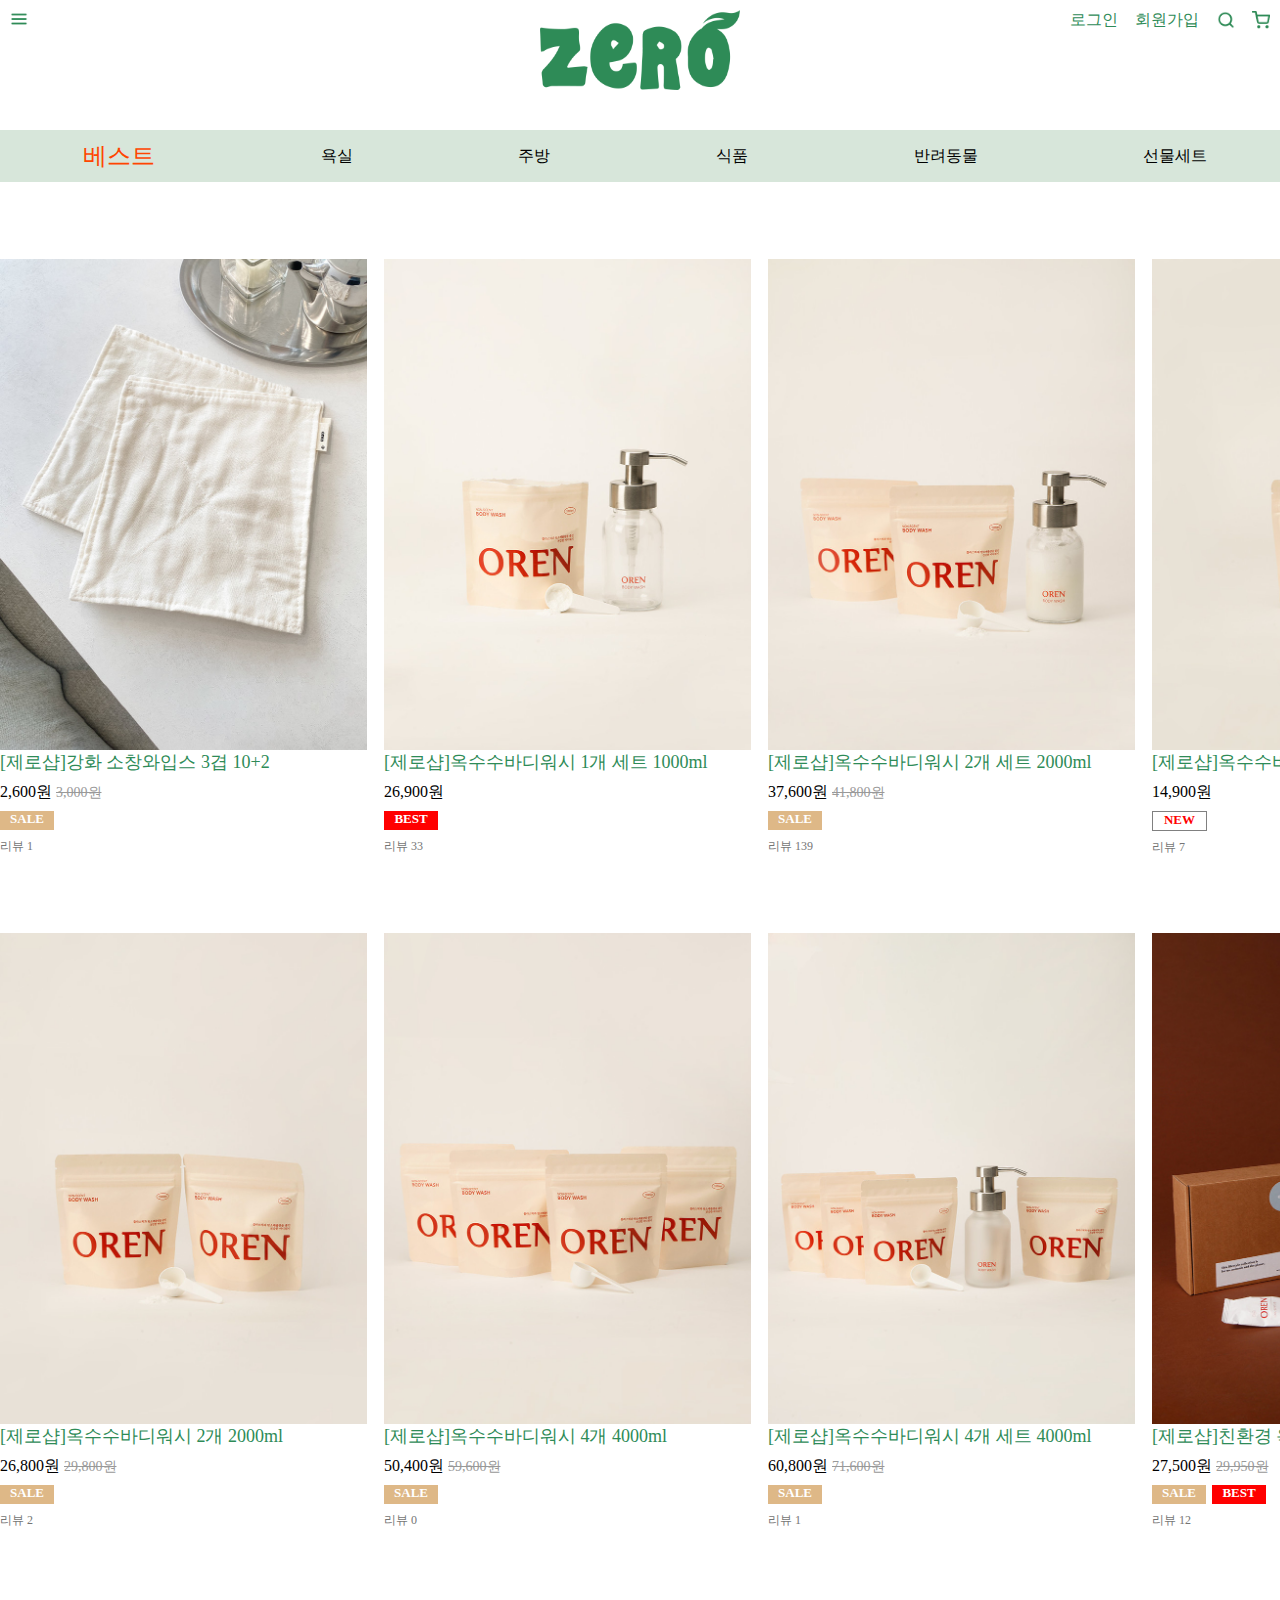
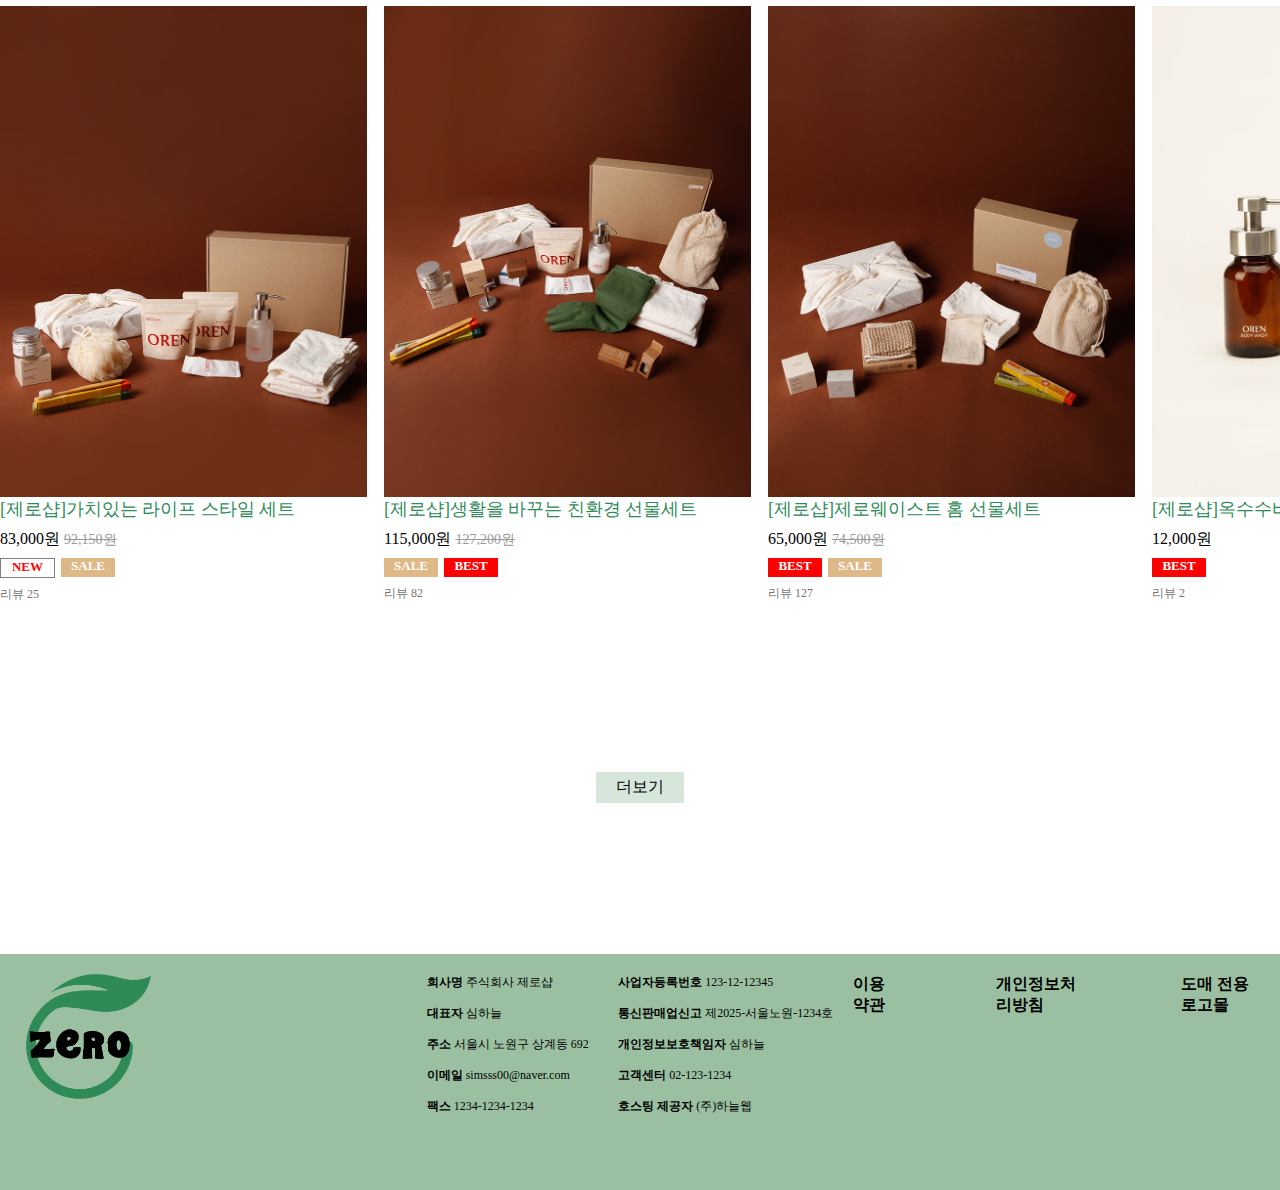
<file: html/Product.html>
<!DOCTYPE html>
<html lang="en">

<head>
    <meta charset="UTF-8">
    <meta name="viewport" content="width=device-width, initial-scale=1.0">
    <title>Document</title>
    <link rel="stylesheet" href="../css/common.css">
    <link rel="stylesheet" href="../css/Product_style.css">
</head>

<body>

    <header>
        <div class="h_main">
            <div class="h_menu"><a href=""><img src="./../img/Menu_color.png" alt=""></a>
                <div class="h_menu_wrap">
                    <ul>
                        <li class="h_about"><a href="./About.html">About</a></li>
                        <li class="h_shop"><a href="./Product.html">Shop</a>
                            <ul>
                                <li><a href="./Product.html">베스트</a></li>
                                <li><a href="">욕실</a></li>
                                <li><a href="">주방</a></li>
                                <li><a href="">식품</a></li>
                                <li><a href="">반려동물</a></li>
                                <li><a href="">선물세트</a></li>
                                <li><a href="">전체보기</a></li>
                            </ul>
                        </li>
                        <li class="h_community"><a href="./Notice.html">Community</a>
                            <ul>
                                <li><a href="./Notice.html">공지사항</a></li>
                                <li><a href="">자주묻는질문</a></li>
                                <li><a href="">후기</a></li>
                                <li><a href="">고객센터</a></li>
                            </ul>
                        </li>
                        <li class="h_content"><a href="">Content</a>
                            <ul>
                                <li><a href="">뉴스</a></li>
                                <li><a href="">활동후기</a></li>
                                <li><a href="">제로웨이스트 실천</a></li>
                            </ul>
                        </li>
                        <li class="h_offline"><a href="">Offlie Shop</a></li>
                    </ul>
                </div>
            </div>
        </div>
        <div class="h_logo">
            <h1><a href="../index.html"></a></h1>
        </div>
        <div class="h_right">
            <ul>
                <li class="h_login"><a href="../html/login.html">로그인</a></li>
                <li class="h_signup"><a href="../html/login.html">회원가입</a></li>
                <li class="h_search"><a href=""></a></li>
                <li class="h_cart"><a href=""></a></li>
            </ul>
        </div>
    </header>

    <main>
        <nav>
            <ul>
                <li class="main_nav_best"><a href="">베스트</a></li>
                <li class="main_nav_bath"><a href="">욕실</a></li>
                <li class="main_nav_kitchen"><a href="">주방</a></li>
                <li class="main_nav_food"><a href="">식품</a></li>
                <li class="main_nav_animal"><a href="">반려동물</a></li>
                <li class="main_nav_set"><a href="">선물세트</a></li>
                <li class="main_nav_all"><a href="">전체보기</a></li>
            </ul>
        </nav>
        <div class="main_select">
            <select name="" id="">
                <option value="">등록순</option>
                <option value="">인기순</option>
                <option value="">낮은 가격순</option>
                <option value="">높은 가격순</option>
                <option value="">상품평 많은순</option>
                <option value="">이름순</option>
                <option value="">이름역순</option>
            </select>
        </div>


        <section class="main_figure">
            <article>

                <figure>
                    <a href="">
                        <div class="prod_img1"></div>
                    </a>
                    <a href="">
                        <figcaption class="product">
                            <h3>[제로샵]강화 소창와입스 3겹 10+2</h3>
                            <h4 class="price">2,600원 <span class="price_ordi">3,000원</span></h4>
                            <ul class="promotion">
                                <li class="sale">SALE</li>
                            </ul>
                    </a>
                    <a class="review" href="">
                        <p>리뷰 1</p>
                    </a>
                    </figcaption>
                </figure>

                <figure>
                    <a href="">
                        <div class="prod_img2"></div>
                    </a>
                    <a href="">
                        <figcaption class="product">
                            <h3>[제로샵]옥수수바디워시 1개 세트 1000ml</h3>
                            <h4 class="price">26,900원 <span class="price_ordi"></span></h4>
                            <ul class="promotion">
                                <li class="best">BEST</li>
                            </ul>
                    </a>
                    <a class="review" href="">
                        <p>리뷰 33</p>
                    </a>
                    </figcaption>
                </figure>

                <figure>
                    <a href="">
                        <div class="prod_img3"></div>
                    </a>
                    <a href="">
                        <figcaption class="product">
                            <h3>[제로샵]옥수수바디워시 2개 세트 2000ml</h3>
                            <h4 class="price">37,600원 <span class="price_ordi">41,800원</span></h4>
                            <ul class="promotion">
                                <li class="sale">SALE</li>
                            </ul>
                    </a>
                    <a class="review" href="">
                        <p>리뷰 139</p>
                    </a>
                    </figcaption>
                </figure>

                <figure>
                    <a href="">
                        <div class="prod_img4"></div>
                    </a>
                    <a href="">
                        <figcaption class="product">
                            <h3>[제로샵]옥수수바디워시 1000ml</h3>
                            <h4 class="price">14,900원 <span class="price_ordi"></span></h4>
                            <ul class="promotion">
                                <li class="new">NEW</li>
                            </ul>
                    </a>
                    <a class="review" href="">
                        <p>리뷰 7</p>
                    </a>
                    </figcaption>
                </figure>

                <figure>
                    <a href="">
                        <div class="prod_img5"></div>
                    </a>
                    <a href="">
                        <figcaption class="product">
                            <h3>[제로샵]옥수수바디워시 2개 2000ml</h3>
                            <h4 class="price">26,800원 <span class="price_ordi">29,800원</span></h4>
                            <ul class="promotion">
                                <li class="sale">SALE</li>
                            </ul>
                    </a>
                    <a class="review" href="">
                        <p>리뷰 2</p>
                    </a>
                    </figcaption>
                </figure>

                <figure>
                    <a href="">
                        <div class="prod_img6"></div>
                    </a>
                    <a href="">
                        <figcaption class="product">
                            <h3>[제로샵]옥수수바디워시 4개 4000ml</h3>
                            <h4 class="price">50,400원 <span class="price_ordi">59,600원</span></h4>
                            <ul class="promotion">
                                <li class="sale">SALE</li>
                            </ul>
                    </a>
                    <a class="review" href="">
                        <p>리뷰 0</p>
                    </a>
                    </figcaption>
                </figure>

                <figure>
                    <a href="">
                        <div class="prod_img7"></div>
                    </a>
                    <a href="">
                        <figcaption class="product">
                            <h3>[제로샵]옥수수바디워시 4개 세트 4000ml</h3>
                            <h4 class="price">60,800원 <span class="price_ordi">71,600원</span></h4>
                            <ul class="promotion">
                                <li class="sale">SALE</li>
                            </ul>
                    </a>
                    <a class="review" href="">
                        <p>리뷰 1</p>
                    </a>
                    </figcaption>
                </figure>

                <figure>
                    <a href="">
                        <div class="prod_img8"></div>
                    </a>
                    <a href="">
                        <figcaption class="product">
                            <h3>[제로샵]친환경 옥수수키트 선물세트</h3>
                            <h4 class="price">27,500원 <span class="price_ordi">29,950원</span></h4>
                            <ul class="promotion">
                                <li class="sale">SALE</li>
                                <li class="best">BEST</li>
                            </ul>
                    </a>
                    <a class="review" href="">
                        <p>리뷰 12</p>
                    </a>
                    </figcaption>
                </figure>

                <figure>
                    <a href="">
                        <div class="prod_img9"></div>
                    </a>
                    <a href="">
                        <figcaption class="product">
                            <h3>[제로샵]가치있는 라이프 스타일 세트</h3>
                            <h4 class="price">83,000원 <span class="price_ordi">92,150원</span></h4>
                            <ul class="promotion">
                                <li class="new">NEW</li>
                                <li class="sale">SALE</li>
                            </ul>
                    </a>
                    <a class="review" href="">
                        <p>리뷰 25</p>
                    </a>
                    </figcaption>
                </figure>

                <figure>
                    <a href="">
                        <div class="prod_img10"></div>
                    </a>
                    <a href="">
                        <figcaption class="product">
                            <h3>[제로샵]생활을 바꾸는 친환경 선물세트</h3>
                            <h4 class="price">115,000원 <span class="price_ordi">127,200원</span></h4>
                            <ul class="promotion">
                                <li class="sale">SALE</li>
                                <li class="best">BEST</li>
                            </ul>
                    </a>
                    <a class="review" href="">
                        <p>리뷰 82</p>
                    </a>
                    </figcaption>
                </figure>

                <figure>
                    <a href="">
                        <div class="prod_img11"></div>
                    </a>
                    <a href="">
                        <figcaption class="product">
                            <h3>[제로샵]제로웨이스트 홈 선물세트</h3>
                            <h4 class="price">65,000원 <span class="price_ordi">74,500원</span></h4>
                            <ul class="promotion">
                                <li class="best">BEST</li>
                                <li class="sale">SALE</li>
                            </ul>
                    </a>
                    <a class="review" href="">
                        <p>리뷰 127</p>
                    </a>
                    </figcaption>
                </figure>

                <figure>
                    <a href="">
                        <div class="prod_img12"></div>
                    </a>
                    <a href="">
                        <figcaption class="product">
                            <h3>[제로샵]옥수수바디워시 전용 디스펜서</h3>
                            <h4 class="price">12,000원 <span class="price_ordi"></span></h4>
                            <ul class="promotion">
                                <li class="best">BEST</li>
                            </ul>
                    </a>
                    <a class="review" href="">
                        <p>리뷰 2</p>
                    </a>
                    </figcaption>
                </figure>

            </article>
        </section>

        <section class="more_btn">
            <a href="">
                <p>더보기</p>
            </a>
        </section>

    </main>

    <footer>
        <section class="f_logo">
            <h1></h1>
        </section>
        <section class="f_center">
            <article class="f_center1">
                <p><b>회사명</b> 주식회사 제로샵</p>
                <p><b>대표자</b> 심하늘</p>
                <p><b>주소</b> 서울시 노원구 상계동 692</p>
                <p><b>이메일</b> simsss00@naver.com</p>
                <p><b>팩스</b> 1234-1234-1234</p>
            </article>
            <article class="f_center2">
                <p><b>사업자등록번호</b> 123-12-12345</p>
                <p><b>통신판매업신고</b> 제2025-서울노원-1234호</p>
                <p><b>개인정보보호책임자</b> 심하늘</p>
                <p><b>고객센터</b> 02-123-1234</p>
                <p><b>호스팅 제공자</b> (주)하늘웹</p>
            </article>
        </section>
        <section class="f_right">
            <article>
                <p><b><a href="">이용약관</a></b></p>
                <p><b><a href="">개인정보처리방침</a></b></p>
                <p><b><a href="">도매 전용 로고몰</a></b></p>
            </article>
        </section>
    </footer>


</body>

</html>
</file>
<file: css/common.css>
*{
    padding: 0;
    margin: 0;
}
li{
    list-style: none;
}
a{
    text-decoration: none;
}
header{

}
footer{
    
}
</file>
<file: css/index_style.css>
header{
    margin: 0 auto 20px;
    /* position: sticky;
    top: 0; */
    display: flex;
    justify-content: space-between;
    padding: 10px 10px 0;
    z-index: 999;
}
header>div{
    flex: 1;
}
.h_menu{
    width: 18px; height: 18px;
}
.h_menu>a>img{
    width: 18px; height: 18px;
}
.h_menu_wrap{
    width: 293px; height: 0;
    background-color: #5A9263;
    position: absolute;
    top: 0; left: 0;
    overflow: hidden;
    z-index: 999;    
}
.h_menu_wrap a{
    color: white;
    font-size: 26px;
    font-weight: 600;
    line-height: 250%;
    z-index: 999;    
}
.h_menu:hover>.h_menu_wrap{
    height: 100%;
    animation-duration: 3s;
    padding: 30px 20px;
}
.h_menu_wrap>ul>li>ul>li>a{
    font-size: 20px;
    font-weight: 500;
    line-height: 150%;
}
.h_about:hover>a{
    color: black;
    transition: 1s;
}
.h_shop>ul{
    height: 0;
    overflow: hidden;
    transition: 1s;
}
.h_shop:hover>a{
    color: black;
    transition: 1s;
}
.h_shop:hover>ul{
    height: auto;
}
.h_community>ul{
    height: 0;
    overflow: hidden;
    transition: 1s;    
}
.h_community:hover>a{
    color: black;
    transition: 1s;
}
.h_community:hover>ul{
    height: auto;
}
.h_content>ul{
    height: 0;
    overflow: hidden;
    transition: 1s;    
}
.h_content:hover>a{
    color: black;
    transition: 1s;
}
.h_content:hover>ul{
    height: auto;
}
.h_offline:hover>a{
    color: black;
    transition: 1s;
}
.h_shop>ul>li:hover>a{
    color: black;
    transition: 1s;
}
.h_community>ul>li:hover>a{
    color: black;
    transition: 1s;
}
.h_content>ul>li:hover>a{
    color: black;
    transition: 1s;
}
.h_logo a{
    width: 200x; height: 80px;
    display: flex;
    justify-content: center;
    align-items: center;
    background-image: url(../img/H_LOGO.png);
    background-size: 200px 80px;
    background-position: center center;
    background-repeat: no-repeat;
    margin-bottom: 20px;
}
.h_logo>h1{
    font-size: 96px;
    font-weight: 700;
}
.h_logo>h1>a{
    color: #9BC0A1;
}
.h_right{
    display: flex;
    justify-content: flex-end;
}
.h_right>ul{
    width: 200px; height: 20px;
    display: flex;
    justify-content: space-between;
    align-items: center;
}
.h_right>ul>li>a{
    color: #2e8b57;
}
.h_search>a{
    display: block;
    width: 18px; height: 18px;
    background-image: url(../img/Search_color.png);
    background-size: 18px 18px;
    background-position: center;
}
.h_login .h_signup{
    font-size: 16px;
}
.h_cart>a{
    display: block;
    width: 18px; height: 18px;
    background-image: url(../img/Shopping_cart_color.png);
    background-size: 18px 18px;
    background-position: center;
}

main{
    width: 100%;
    margin: 0 auto;
}
.m_main{
    position: relative;
}
.m_main_main{
    width: 100%; height: 100vh;
    margin: 0 auto;
    position: relative;
}
.m_m_m_main{
    width: 100%; height: 100%;
    background-image: url(./../img/main_content.jpg);
    background-size: cover;
    background-repeat: no-repeat;
    background-position: center center;
    position: absolute;
    top: 0; left: 0;
}
.m_main_main .m_m_m_title{
    color: #5A9263;
    /* background-color: rgba(255, 255, 255, 0.534); */
    text-shadow: 1px 1px gray;
    padding: 10px 50px;
    font-size: 35px;
    font-weight: 700;
    position: absolute;
    top: calc(50% - 25px); left: calc(50% - 269px);
    z-index: 888;
}
.m_main_btn{
    display: flex;
    justify-content: center;
    gap: 11px;
    position: absolute;
    bottom: 10px; left: calc(50% - 70px);
}
.m_main_btn a{
    display: block;
    background-color: rgba(255, 255, 255, 0.541);
    border-radius: 50%;
    width: 25px; height: 25px;
}
.m_main_btn a:hover{
    background-color: rgba(78, 78, 78, 0.541);
}
.m_bestprod{
    width: 100%;
    margin: 182px auto 0 ;
    display: flex;
    justify-content: space-between;
}
.m_bestprod img{
    width: 461px; height: 615px;
}
.m_bestprod_title{
    width: 336px;
    line-height: 200%;
    margin-left: 40px;
    margin-right: 114px;
}
.m_bestprod_title>.m_bp_t_first{
    color: #2e8b57;
    font-size: 24px;
    font-weight: 600;
}
.m_bestprod_title>.m_bp_t_second{
    color: #999;
    font-size: 16px;
    font-weight: 500;
}
.m_bp_img_first{
    width: 461px; height: 615px;
    background-image: url(./../img/3wrap_10+2.jpg);
    background-size: cover;
    background-repeat: no-repeat;
    background-position: center center;
}
.m_bp_img_first:hover{
    width: 461px; height: 615px;
    background-image: url(./../img/3wrap_10+2_hover.jpg);
    background-size: cover;
    background-repeat: no-repeat;
    background-position: center center;
}
.m_bp_img_second{
    width: 461px; height: 615px;
    background-image: url(./../img/bodywash_1set.jpg);
    background-size: cover;
    background-repeat: no-repeat;
    background-position: center center;
}
.m_bp_img_second:hover{
    width: 461px; height: 615px;
    background-image: url(./../img/bodywash_1set_hover.jpg);
    background-size: cover;
    background-repeat: no-repeat;
    background-position: center center;
}
.m_bp_img_third{
    width: 461px; height: 615px;
    background-image: url(./../img/bodywash_2set.jpg);
    background-size: cover;
    background-repeat: no-repeat;
    background-position: center center;
}
.m_bp_img_third:hover{
    width: 461px; height: 615px;
    background-image: url(./../img/bodywash_2set_hover.jpg);
    background-size: cover;
    background-repeat: no-repeat;
    background-position: center center;
}
.m_newprod{
    width: 100%;
    margin: 0 auto;
    display: flex;
    justify-content: space-between;
}
.m_newprod img{
    width: 461px; height: 615px;
}
.m_newprod_title{
    width: 336px;
    line-height: 200%;
    margin-left: 40px;
    margin-right: 114px;
}
.m_newprod_title>.m_np_t_first{
    color: #2e8b57;
    font-size: 24px;
    font-weight: 600;
}
.m_newprod_title>.m_np_t_second{
    color: #999;
    font-size: 16px;
    font-weight: 500;
}
.m_np_img_first{
    width: 461px; height: 615px;
    background-image: url(./../img/animal_water_dish.jpg);
    background-size: cover;
    background-repeat: no-repeat;
    background-position: center center;
}
.m_np_img_first:hover{
    width: 461px; height: 615px;
    background-image: url(./../img/animal_water_dish_hover.jpg);
    background-size: cover;
    background-repeat: no-repeat;
    background-position: center center;
}
.m_np_img_second{
    width: 461px; height: 615px;
    background-image: url(./../img/animal_toy_set.jpg);
    background-size: cover;
    background-repeat: no-repeat;
    background-position: center center;
}
.m_np_img_second:hover{
    width: 461px; height: 615px;
    background-image: url(./../img/animal_toy_set_hover.jpg);
    background-size: cover;
    background-repeat: no-repeat;
    background-position: center center;
}
.m_np_img_third{
    width: 461px; height: 615px;
    background-image: url(./../img/natural_soap.jpg);
    background-size: cover;
    background-repeat: no-repeat;
    background-position: center center;
}
.m_np_img_third:hover{
    width: 461px; height: 615px;
    background-image: url(./../img/natural_soap_hover.jpg);
    background-size: cover;
    background-repeat: no-repeat;
    background-position: center center;
}
.product{
    margin-bottom: 60px;
}
.product h3{
    color: #2e8b57;
    font-size: 18px;
    font-weight: 500;
    margin-bottom: 8px;
}
.price{
    color: #000;
    font-size: 16px;
    font-weight: 400;
    margin-bottom: 8px;
}
.price_ordi{
    font-size: 14px;
    color: #999;
    text-decoration: line-through;
}
.product ul{
    display: flex;
    margin-bottom: 8px;
}
.best{
    color: white;
    background-color: red;
    font-size: 13px;
    font-weight: 600;
    width: 54px; height: 19px;
    text-align: center;
    margin-right: 6px;
}
.new{
    color: red;
    background-color: white;
    font-size: 13px;
    font-weight: 600;
    border: 1px solid gray;
    width: 53px; height: 18px;
    text-align: center;
    margin-right: 6px;
}
.sale{
    color: white;
    background-color: burlywood;
    font-size: 13px;
    font-weight: 600;
    width: 54px; height: 19px;
    text-align: center;
    margin-right: 6px;
}
.m_ourstory{
    width: 100%; height: 626px;
    margin: 100px auto 0;
    position: relative;
}
.m_os_bg{
    width: 100%; height: 626px;
    background-image: url(./../img/about.png);
    background-size: cover;
    background-repeat: no-repeat;
    background-position: center center;
}
.m_os_t_first{
    color: white;
    text-shadow: 1px 1px gray;
    font-size: 46px;
    font-weight: 800;
    position: absolute;
    top: calc(50% - 75px) ; left:calc(50% - 129px);
}
.m_os_t_second{
    color: white;
    text-shadow: 1px 1px gray;
    text-align: center;
    font-size:24px;
    font-weight: 700;
    position: absolute;
    top: calc(50% - 5px) ; left:calc(50% - 135px);
}
.m_about{
    width: 100%; height: 259px;
    margin: 0 auto 168px;
    display: flex;
    justify-content: space-between;
}
.m_promise{
    flex: 1;
    position: relative;
}
.m_promise_img{
    width: 100%; height: 259px;
    background-image: url(./../img/about2.png);
    background-position: center center;
    background-repeat: no-repeat;
    background-size: cover;
}
.m_promise_title{
    color: white;
    font-size:24px;
    font-weight: 700;
    position: absolute;
    top: calc(50% - 35px) ; left:calc(50% - 129px);
}
.m_day{
    flex: 1;
    position: relative;
}
.m_day_img{
    width: 100%; height: 259px;
    background-image: url(./../img/about4.jpg);
    background-position: center center;
    background-repeat: no-repeat;
    background-size: cover;
}
.m_day_title{
    color: white;
    font-size:24px;
    font-weight: 700;
    position: absolute;
    top: calc(50% - 35px) ; left:calc(50% - 129px);
}
.m_with{
    flex: 1;
    position: relative;
}
.m_with_img{
    width: 100%; height: 259px;
    background-image: url(./../img/about3.jpg);
    background-position: center center;
    background-repeat: no-repeat;
    background-size: cover;
}
.m_with_title{
    color: white;
    font-size:24px;
    font-weight: 700;
    position: absolute;
    top: calc(50% - 35px) ; left:calc(50% - 129px);
}
.m_notice{
    width: 100%;
    margin: 182px auto 0 ;
    display: flex;
    justify-content: space-between;
}
.m_notice_title{
    width: 336px;
    line-height: 200%;
    margin-left: 40px;
    margin-right: 114px;
}
.m_notice_title>.m_n_t_first{
    color: #2e8b57;
    font-size: 16px;
    font-weight: 600;
}
.m_notice_title>.m_n_t_second{
    color: #2e8b57;
    font-size: 24px;
    font-weight: 800;
}
.m_notice_wrap{
    margin-right: 12px;
}
.m_notice_wrap img{
    width: 368px; height: 368px;
    margin-bottom: 10px;
}
.m_notice_wrap h3{
    color: black;
    font-weight: 400;
}
.m_notice_wrap span{
    color: red;
    margin-right: 5px;
    font-weight: 500;
}
.m_footer_top{
    width: 100%; height: 407px;
    margin: 166px auto 0;
    position: relative;
}
.m_f_t_img{
    width: 100%; height: 407px;
    background-image: url(./../img/footer_top2.jpg);
    background-position: center center;
    background-repeat: no-repeat;
    background-size: cover;
}
.m_f_t_first{
    color: white;
    font-size: 48px;
    font-weight: 700;
    position: absolute;
    top:calc(50% - 55px); left:calc(50% - 165px);
}
.m_f_t_second{
    color: white;
    font-size: 24px;
    font-weight: 500;
    position: absolute;
    top:calc(50% + 15px); left:calc(50% - 140px);
}


footer{
    width: 100%; height: 236px;
    margin: 0 auto;
    background-color: #9BC0A1;
    display: flex;
    justify-content: space-between;
}
footer>section{
    margin-right: 20px;
    margin-top: 20px;
}
.f_logo{
    flex: 1;
    
}
.f_logo>h1{
    width: 125px; height: 125px;
    margin-left: 26px;
    background-image: url(../img/LOGO.png);
    background-size: 125px 125px;
    background-position: center center;
    background-repeat: no-repeat;
}
.f_center{
    flex: 1; height: 141px;
    display: flex;
    justify-content: space-between;
}
.f_center>article{
    display: flex;
    justify-content: space-between;
    flex-direction: column;
    gap: 2px;
}
.f_center p{
    color: #000;
    font-size: 12px;
}
.f_right{
    flex: 1;
}
.f_right>article{
    display: flex;
    justify-content: flex-end;
    gap: 100px;

}
.f_right a{
    color: #000;
}
</file>
<file: css/About_style.css>
header{
    margin: 0 auto 20px;
    /* position: sticky;
    top: 0; */
    display: flex;
    justify-content: space-between;
    padding: 10px 10px 0;
    z-index: 999;
}
header>div{
    flex: 1;
}
.h_menu{
    width: 18px; height: 18px;
}
.h_menu>a>img{
    width: 18px; height: 18px;
}
.h_menu_wrap{
    width: 293px; height: 0;
    background-color: #5A9263;
    position: absolute;
    top: 0; left: 0;
    overflow: hidden;
    z-index: 999;    
}
.h_menu_wrap a{
    color: white;
    font-size: 26px;
    font-weight: 600;
    line-height: 250%;
    z-index: 999;    
}
.h_menu:hover>.h_menu_wrap{
    height: 100%;
    animation-duration: 3s;
    padding: 30px 20px;
}
.h_menu_wrap>ul>li>ul>li>a{
    font-size: 20px;
    font-weight: 500;
    line-height: 150%;
}
.h_about:hover>a{
    color: black;
    transition: 1s;
}
.h_shop>ul{
    height: 0;
    overflow: hidden;
    transition: 1s;
}
.h_shop:hover>a{
    color: black;
    transition: 1s;
}
.h_shop:hover>ul{
    height: auto;
}
.h_community>ul{
    height: 0;
    overflow: hidden;
    transition: 1s;    
}
.h_community:hover>a{
    color: black;
    transition: 1s;
}
.h_community:hover>ul{
    height: auto;
}
.h_content>ul{
    height: 0;
    overflow: hidden;
    transition: 1s;    
}
.h_content:hover>a{
    color: black;
    transition: 1s;
}
.h_content:hover>ul{
    height: auto;
}
.h_offline:hover>a{
    color: black;
    transition: 1s;
}
.h_shop>ul>li:hover>a{
    color: black;
    transition: 1s;
}
.h_community>ul>li:hover>a{
    color: black;
    transition: 1s;
}
.h_content>ul>li:hover>a{
    color: black;
    transition: 1s;
}
.h_logo a{
    width: 200x; height: 80px;
    display: flex;
    justify-content: center;
    align-items: center;
    background-image: url(../img/H_LOGO.png);
    background-size: 200px 80px;
    background-position: center center;
    background-repeat: no-repeat;
    margin-bottom: 20px;
}
.h_logo>h1{
    font-size: 96px;
    font-weight: 700;
}
.h_logo>h1>a{
    color: #9BC0A1;
}
.h_right{
    display: flex;
    justify-content: flex-end;
}
.h_right>ul{
    width: 200px; height: 20px;
    display: flex;
    justify-content: space-between;
    align-items: center;
}
.h_right>ul>li>a{
    color: #2e8b57;
}
.h_search>a{
    display: block;
    width: 18px; height: 18px;
    background-image: url(../img/Search_color.png);
    background-size: 18px 18px;
    background-position: center;
}
.h_login .h_signup{
    font-size: 16px;
}
.h_cart>a{
    display: block;
    width: 18px; height: 18px;
    background-image: url(../img/Shopping_cart_color.png);
    background-size: 18px 18px;
    background-position: center;
}


main{
    width: 1920px;
    margin: 0 auto;
}
.main_main>article{
    position: relative;
    margin-bottom: 78px;
}
.main_main_img{
    width: 100%; height: 849px;
    margin: 0 auto;
    background-image: url(../img/about_main.jpg);
    background-size: auto;
    background-repeat: no-repeat;
}
.main_main_arti{
    color: white;
    font-weight: 600;
    font-size: 24px;
    text-align: center;
    position: absolute;
    top: 420px; right: 895px;
}
.main_first{
    width: 1440px;
    margin: 0 auto;
}
.main_first{
    display: flex;
    align-items: center;
    margin-bottom: 153px;
}
.main_f_img div{
    width: 658px; height: 924px;
    background-image: url(../img/about_image1.png);
    background-size: auto;
    background-position: center center;
    margin-right: 67px;
}
.main_f_arti h1{
    font-size: 24px;
    font-weight: 700;
    line-height: 150%;
    margin-bottom: 20px;
}
.main_f_arti p{
    height: 278px;
    font-size: 16px;
    font-weight: 300;
    line-height: 150%;
}

.main_second{
    width: 1440px;
    margin: 0 auto 284px;
    display: flex;
    justify-content: center;
    gap: 200px; 
}
.main_second_wrap{
    width: 543px;
}
.main_second_wrap>div{
    width: 543px; height: 699px;
    background-image: url(../img/about_image2.jpeg);
    background-size: auto;
    background-position: center center;
    background-repeat: no-repeat;
    margin-bottom:  44px;
}
.main_second_wrap>h1{
    text-align: center;
    font-size: 24px;
    font-weight: 700;
    line-height: 150%;
    margin-bottom: 20px;
}
.main_second_wrap>p{
    font-size: 16px;
    font-weight: 300;
    line-height: 150%;
}
.main_second_img{
    width: 524px; height: 750px;
    background-image: url(../img/about_image3.jpg);
    background-size: auto;
    background-position: center center;
    background-repeat: no-repeat;
    margin-top: 50px;
}


footer{
    width: 100%; height: 236px;
    margin: 0 auto;
    background-color: #9BC0A1;
    display: flex;
    justify-content: space-between;
}
footer>section{
    margin-right: 20px;
    margin-top: 20px;
}
.f_logo{
    flex: 1;
    
}
.f_logo>h1{
    width: 125px; height: 125px;
    margin-left: 26px;
    background-image: url(../img/LOGO.png);
    background-size: 125px 125px;
    background-position: center center;
    background-repeat: no-repeat;
}
.f_center{
    flex: 1; height: 141px;
    display: flex;
    justify-content: space-between;
}
.f_center>article{
    display: flex;
    justify-content: space-between;
    flex-direction: column;
    gap: 2px;
}
.f_center p{
    color: #000;
    font-size: 12px;
}
.f_right{
    flex: 1;
}
.f_right>article{
    display: flex;
    justify-content: flex-end;
    gap: 100px;

}
.f_right a{
    color: #000;
}
</file>
<file: css/login_style.css>
header{
    margin: 0 auto 20px;
    /* position: sticky;
    top: 0; */
    display: flex;
    justify-content: space-between;
    padding: 10px 10px 0;
    z-index: 999;
}
header>div{
    flex: 1;
}
.h_menu{
    width: 18px; height: 18px;
}
.h_menu>a>img{
    width: 18px; height: 18px;
}
.h_menu_wrap{
    width: 293px; height: 0;
    background-color: #5A9263;
    position: absolute;
    top: 0; left: 0;
    overflow: hidden;
    z-index: 999;    
}
.h_menu_wrap a{
    color: white;
    font-size: 26px;
    font-weight: 600;
    line-height: 250%;
    z-index: 999;    
}
.h_menu:hover>.h_menu_wrap{
    height: 100%;
    animation-duration: 3s;
    padding: 30px 20px;
}
.h_menu_wrap>ul>li>ul>li>a{
    font-size: 20px;
    font-weight: 500;
    line-height: 150%;
}
.h_about:hover>a{
    color: black;
    transition: 1s;
}
.h_shop>ul{
    height: 0;
    overflow: hidden;
    transition: 1s;
}
.h_shop:hover>a{
    color: black;
    transition: 1s;
}
.h_shop:hover>ul{
    height: auto;
}
.h_community>ul{
    height: 0;
    overflow: hidden;
    transition: 1s;    
}
.h_community:hover>a{
    color: black;
    transition: 1s;
}
.h_community:hover>ul{
    height: auto;
}
.h_content>ul{
    height: 0;
    overflow: hidden;
    transition: 1s;    
}
.h_content:hover>a{
    color: black;
    transition: 1s;
}
.h_content:hover>ul{
    height: auto;
}
.h_offline:hover>a{
    color: black;
    transition: 1s;
}
.h_shop>ul>li:hover>a{
    color: black;
    transition: 1s;
}
.h_community>ul>li:hover>a{
    color: black;
    transition: 1s;
}
.h_content>ul>li:hover>a{
    color: black;
    transition: 1s;
}
.h_logo a{
    width: 200x; height: 80px;
    display: flex;
    justify-content: center;
    align-items: center;
    background-image: url(../img/H_LOGO.png);
    background-size: 200px 80px;
    background-position: center center;
    background-repeat: no-repeat;
    margin-bottom: 20px;
}
.h_logo>h1{
    font-size: 96px;
    font-weight: 700;
}
.h_logo>h1>a{
    color: #9BC0A1;
}
.h_right{
    display: flex;
    justify-content: flex-end;
}
.h_right>ul{
    width: 200px; height: 20px;
    display: flex;
    justify-content: space-between;
    align-items: center;
}
.h_right>ul>li>a{
    color: #2e8b57;
}
.h_search>a{
    display: block;
    width: 18px; height: 18px;
    background-image: url(../img/Search_color.png);
    background-size: 18px 18px;
    background-position: center;
}
.h_login .h_signup{
    font-size: 16px;
}
.h_cart>a{
    display: block;
    width: 18px; height: 18px;
    background-image: url(../img/Shopping_cart_color.png);
    background-size: 18px 18px;
    background-position: center;
}

main{
    width: 100%;
    margin: 0 auto 100px;
}
.m_logo>div{
    width: 150px; height: 150px;
    background-image: url(../img/LOGO.png);
    background-position: center center;
    background-repeat: no-repeat;
    background-size: cover;
    margin: 50px auto 0;
}
.m_title{
    width: 150px;
    text-align: center;
    margin: 50px auto 20px;
    display: block;
    font-size: 30px;
}
.m_textbox>input{
    display: block;
    margin: 5px auto;
    width: 424px; height: 43px;
    border: 1px solid gray;
}
.m_login a{
    width: 426px; height: 42px;
    background-color: #5A9263;
    margin: 10px auto;
    display: block;
    text-align: center;
    padding: 2px;
    box-sizing: border-box;
    color: white;
    font-size: 24px;
    font-weight: 700;
}
.m_su_wrap>article{
    width: 426px;
    margin: 0 auto;
    display: flex;
    justify-content: space-between;
}
.m_su_wrap a{
    color: black;
    font-weight: 400;
}
.m_line>article{
    width: 426px;
    margin: 20px auto 0;
    display: flex;
    justify-content: space-between;
    align-items: center;
}
.m_line .line{
    width: 150px;
    color: lightgray;
}
.m_notmember a{
    width: 426px; height: 42px;
    background-color: #666;
    margin: 10px auto;
    display: block;
    text-align: center;
    padding: 8px;
    box-sizing: border-box;
    color: white;
    font-size: 16px;
    font-weight: 500;
}


footer{
    width: 100%; height: 236px;
    margin: 0 auto;
    background-color: #9BC0A1;
    display: flex;
    justify-content: space-between;
}
footer>section{
    margin-right: 20px;
    margin-top: 20px;
}
.f_logo{
    flex: 1;
}
.f_logo>h1{
    width: 125px; height: 125px;
    margin-left: 26px;
    background-image: url(../img/LOGO.png);
    background-size: 125px 125px;
    background-position: center center;
    background-repeat: no-repeat;
}
.f_center{
    flex: 1; height: 141px;
    display: flex;
    justify-content: space-between;
}
.f_center>article{
    display: flex;
    justify-content: space-between;
    flex-direction: column;
    gap: 2px;
}
.f_center p{
    color: #000;
    font-size: 12px;
}
.f_right{
    flex: 1;
}
.f_right>article{
    display: flex;
    justify-content: flex-end;
    gap: 100px;

}
.f_right a{
    color: #000;
}
</file>
<file: css/Notice_style.css>
header{
    margin: 0 auto 20px;
    /* position: sticky;
    top: 0; */
    display: flex;
    justify-content: space-between;
    padding: 10px 10px 0;
    z-index: 999;
}
header>div{
    flex: 1;
}
.h_menu{
    width: 18px; height: 18px;
}
.h_menu>a>img{
    width: 18px; height: 18px;
}
.h_menu_wrap{
    width: 293px; height: 0;
    background-color: #5A9263;
    position: absolute;
    top: 0; left: 0;
    overflow: hidden;
    z-index: 999;        
}
.h_menu_wrap a{
    color: white;
    font-size: 26px;
    font-weight: 600;
    line-height: 250%;
    z-index: 999;    
}
.h_menu:hover>.h_menu_wrap{
    height: 100%;
    animation-duration: 3s;
    padding: 30px 20px;
}
.h_menu_wrap>ul>li>ul>li>a{
    font-size: 20px;
    font-weight: 500;
    line-height: 150%;
}
.h_about:hover>a{
    color: black;
    transition: 1s;
}
.h_shop>ul{
    height: 0;
    overflow: hidden;
    transition: 1s;
}
.h_shop:hover>a{
    color: black;
    transition: 1s;
}
.h_shop:hover>ul{
    height: auto;
}
.h_community>ul{
    height: 0;
    overflow: hidden;
    transition: 1s;    
}
.h_community:hover>a{
    color: black;
    transition: 1s;
}
.h_community:hover>ul{
    height: auto;
}
.h_content>ul{
    height: 0;
    overflow: hidden;
    transition: 1s;    
}
.h_content:hover>a{
    color: black;
    transition: 1s;
}
.h_content:hover>ul{
    height: auto;
}
.h_offline:hover>a{
    color: black;
    transition: 1s;
}
.h_shop>ul>li:hover>a{
    color: black;
    transition: 1s;
}
.h_community>ul>li:hover>a{
    color: black;
    transition: 1s;
}
.h_content>ul>li:hover>a{
    color: black;
    transition: 1s;
}
.h_logo a{
    width: 200x; height: 80px;
    display: flex;
    justify-content: center;
    align-items: center;
    background-image: url(../img/H_LOGO.png);
    background-size: 200px 80px;
    background-position: center center;
    background-repeat: no-repeat;
    margin-bottom: 20px;
}
.h_logo>h1{
    font-size: 96px;
    font-weight: 700;
}
.h_logo>h1>a{
    color: #9BC0A1;
}
.h_right{
    display: flex;
    justify-content: flex-end;
}
.h_right>ul{
    width: 200px; height: 20px;
    display: flex;
    justify-content: space-between;
    align-items: center;
}
.h_right>ul>li>a{
    color: #2e8b57;
}
.h_search>a{
    display: block;
    width: 18px; height: 18px;
    background-image: url(../img/Search_color.png);
    background-size: 18px 18px;
    background-position: center;
}
.h_login .h_signup{
    font-size: 16px;
}
.h_cart>a{
    display: block;
    width: 18px; height: 18px;
    background-image: url(../img/Shopping_cart_color.png);
    background-size: 18px 18px;
    background-position: center;
}


main{
    width: 100%;
    margin: 0 auto;
}
.main_title{
    width: 100%;
    background-color: #9bc0a165;
}
.m_title{
    width: 1536px;
    margin: 0 auto 40px;
    /* border-bottom: 3px solid #9BC0A1; */
    display: flex;
    justify-content: space-between;
    gap: 50px;
}
.m_notice{
    width: 1536px;
    margin-right: 100px;
    margin-left: 50px;
}
.m_notice>h3{
        font-size: 36px;
}
.m_noti_wrap{
    width: 1536px;
    display: flex;
    justify-content: flex-end;
    align-items: center;
    gap: 50px;
    margin-right: 50px;
}
.m_noti_wrap a{
    color: black;
}
.m_noti:hover{
    color: orangered;
}
.m_qna:hover{
    color: orangered;
}
.m_review:hover{
    color: orangered;
}
.m_csc:hover{
    color: orangered;
}


.m_mainwrap{
    width: 1536px;
    margin: 0 auto;
}
.m_mainwrap article{
    display: flex;
    justify-content: space-around;
    text-align: center;
    gap: 50px;
    background-color: white;
    padding: 10px 50px 10px 30px;
    box-sizing: border-box;
    border-top: 2px solid black;
    border-bottom: 2px solid lightgray;
}
.m_wrap{
    width: 1536px;
    margin: 0 auto;
}
.m_wrap article{
    display: flex;
    justify-content: space-around;
    text-align: center;
    gap: 50px;
    background-color: white;
    padding: 10px 50px 10px 30px;
    box-sizing: border-box;
    border-bottom: 2px solid lightgray;
}
.m_wrap_no{
    flex: 1;
}
.m_wrap_category .m_wrap_time{
    flex: 3;
}
.m_wrap_main_title{
    flex: 30;
}
.m_wrap_title{
    flex: 30;
    text-align: start;
}
.m_wrap_title a{
    color: #000;
}
.배송안내 a{
    color: lightblue;
}
.채용공고 a{
    color: lightgreen;
}
.공지사항 a{
    color: lightcoral;
}

.search_arti{
    margin: 44px auto 34px;
    display: flex;
    justify-content: center;
}
.search_arti1{
    width: 220px; height: 34px;
    background-color: white;
    border: 1px solid gray;
    margin: 0 auto;
}
.search_arti1{
    position: relative;
}
.search_arti2 img{
    width: 20px; height: 20px;
    position: relative;
    top: 7px; left: 195px;
}

.page_btn{
    width: 165px;
    margin: 0 auto;
    display: flex;
    justify-content: space-between;
    gap: 10px;
    align-items: center;
    margin-bottom: 91px;
}
.page_btn>div{
    width: 20px; height: 20px;
    text-align: center;
}
.page_btn img{
    width: 20px; height: 20px;
}
.page_btn a{
    color: black;
}


footer{
    width: 100%; height: 236px;
    margin: 0 auto;
    background-color: #9BC0A1;
    display: flex;
    justify-content: space-between;
}
footer>section{
    margin-right: 20px;
    margin-top: 20px;
}
.f_logo{
    flex: 1;
    
}
.f_logo>h1{
    width: 125px; height: 125px;
    margin-left: 26px;
    background-image: url(../img/LOGO.png);
    background-size: 125px 125px;
    background-position: center center;
    background-repeat: no-repeat;
}
.f_center{
    flex: 1; height: 141px;
    display: flex;
    justify-content: space-between;
}
.f_center>article{
    display: flex;
    justify-content: space-between;
    flex-direction: column;
    gap: 2px;
}
.f_center p{
    color: #000;
    font-size: 12px;
}
.f_right{
    flex: 1;
}
.f_right>article{
    display: flex;
    justify-content: flex-end;
    gap: 100px;

}
.f_right a{
    color: #000;
}
</file>
<file: css/Product_style.css>
header{
    margin: 0 auto 20px;
    /* position: sticky;
    top: 0; */
    display: flex;
    justify-content: space-between;
    padding: 10px 10px 0;
    z-index: 999;
}
header>div{
    flex: 1;
}
.h_menu{
    width: 18px; height: 18px;
}
.h_menu>a>img{
    width: 18px; height: 18px;
}
.h_menu_wrap{
    width: 293px; height: 0;
    background-color: #5A9263;
    position: absolute;
    top: 0; left: 0;
    overflow: hidden;
    z-index: 999;        
}
.h_menu_wrap a{
    color: white;
    font-size: 26px;
    font-weight: 600;
    line-height: 250%;
    z-index: 999;
}
.h_menu:hover>.h_menu_wrap{
    height: 100%;
    animation-duration: 3s;
    padding: 30px 20px;
}
.h_menu_wrap>ul>li>ul>li>a{
    font-size: 20px;
    font-weight: 500;
    line-height: 150%;
}
.h_about:hover>a{
    color: black;
    transition: 1s;
}
.h_shop>ul{
    height: 0;
    overflow: hidden;
    transition: 1s;
}
.h_shop:hover>a{
    color: black;
    transition: 1s;
}
.h_shop:hover>ul{
    height: auto;
}
.h_community>ul{
    height: 0;
    overflow: hidden;
    transition: 1s;    
}
.h_community:hover>a{
    color: black;
    transition: 1s;
}
.h_community:hover>ul{
    height: auto;
}
.h_content>ul{
    height: 0;
    overflow: hidden;
    transition: 1s;    
}
.h_content:hover>a{
    color: black;
    transition: 1s;
}
.h_content:hover>ul{
    height: auto;
}
.h_offline:hover>a{
    color: black;
    transition: 1s;
}
.h_shop>ul>li:hover>a{
    color: black;
    transition: 1s;
}
.h_community>ul>li:hover>a{
    color: black;
    transition: 1s;
}
.h_content>ul>li:hover>a{
    color: black;
    transition: 1s;
}
.h_logo a{
    width: 200x; height: 80px;
    display: flex;
    justify-content: center;
    align-items: center;
    background-image: url(../img/H_LOGO.png);
    background-size: 200px 80px;
    background-position: center center;
    background-repeat: no-repeat;
    margin-bottom: 20px;
}
.h_logo>h1{
    font-size: 96px;
    font-weight: 700;
}
.h_logo>h1>a{
    color: #9BC0A1;
}
.h_right{
    display: flex;
    justify-content: flex-end;
}
.h_right>ul{
    width: 200px; height: 20px;
    display: flex;
    justify-content: space-between;
    align-items: center;
}
.h_right>ul>li>a{
    color: #2e8b57;
}
.h_search>a{
    display: block;
    width: 18px; height: 18px;
    background-image: url(../img/Search_color.png);
    background-size: 18px 18px;
    background-position: center;
}
.h_login .h_signup{
    font-size: 16px;
}
.h_cart>a{
    display: block;
    width: 18px; height: 18px;
    background-image: url(../img/Shopping_cart_color.png);
    background-size: 18px 18px;
    background-position: center;
}


main{
    padding-bottom: 43px;
}
main>nav{
    width: 100%;
    margin: 0 auto;
    background-color: #9bc0a165;
}
main>nav>ul{
    width: 1520px; height: 52px;
    margin: 0 auto;
    /* border-bottom: 3px solid #9BC0A1; */
    display: flex;
    justify-content: space-around;
    align-items: center;
}
main>nav>ul>li>a{
    color: black;
    font-size: 16px;
}
.main_nav_best>a{
    font-size: 24px;
    font-weight: 500;
    color: orangered;
}
.main_nav_best:hover a{
    font-weight: 500;
    color: orangered;
}
.main_nav_bath:hover a{
    font-weight: 500;
    color: orangered;
}
.main_nav_kitchen:hover a{
    font-weight: 500;
    color: orangered;
}
.main_nav_food:hover a{
    font-weight: 500;
    color: orangered;
}
.main_nav_animal:hover a{
    font-weight: 500;
    color: orangered;
}
.main_nav_set:hover a{
    font-weight: 500;
    color: orangered;
}
.main_nav_all:hover a{
    font-weight: 500;
    color: orangered;
}


.main_select{
    width: 1520px;
    margin: 0 auto;
    display: flex;
    justify-content: flex-end;
    margin-top: 10px;
}
.main_select>select{
    border: 0px;
}
.main_figure{
    width: 1520px;
    margin: 0 auto;
}
.main_figure>article{
    width: 100%;
    display: flex;
    gap: 17px;
    flex-wrap: wrap;
    padding-top: 50px;
}
.main_figure img{
    width: 367px; height: 491px;
    margin-bottom: 8px;
}

.prod_img1{
    width: 367px; height: 491px;
    background-image: url(./../img/3wrap_10+2.jpg);
    background-size: cover;
    background-repeat: no-repeat;
    background-position: center center;
}
.prod_img1:hover{
    width: 367px; height: 491px;
    background-image: url(./../img/3wrap_10+2_hover.jpg);
    background-size: cover;
    background-repeat: no-repeat;
    background-position: center center;
}
.prod_img2{
    width: 367px; height: 491px;
    background-image: url(./../img/bodywash_1set.jpg);
    background-size: cover;
    background-repeat: no-repeat;
    background-position: center center;
}
.prod_img2:hover{
    width: 367px; height: 491px;
    background-image: url(./../img/bodywash_1set_hover.jpg);
    background-size: cover;
    background-repeat: no-repeat;
    background-position: center center;
}
.prod_img3{
    width: 367px; height: 491px;
    background-image: url(./../img/bodywash_2set.jpg);
    background-size: cover;
    background-repeat: no-repeat;
    background-position: center center;
}
.prod_img3:hover{
    width: 367px; height: 491px;
    background-image: url(./../img/bodywash_2set_hover.jpg);
    background-size: cover;
    background-repeat: no-repeat;
    background-position: center center;
}
.prod_img4{
    width: 367px; height: 491px;
    background-image: url(./../img/bodywash_1.jpg);
    background-size: cover;
    background-repeat: no-repeat;
    background-position: center center;
}
.prod_img4:hover{
    width: 367px; height: 491px;
    background-image: url(./../img/bodywash_1set_hover.jpg);
    background-size: cover;
    background-repeat: no-repeat;
    background-position: center center;
}
.prod_img5{
    width: 367px; height: 491px;
    background-image: url(./../img/bodywash_2.jpg);
    background-size: cover;
    background-repeat: no-repeat;
    background-position: center center;
}
.prod_img5:hover{
    width: 367px; height: 491px;
    background-image: url(./../img/bodywash_2set_hover.jpg);
    background-size: cover;
    background-repeat: no-repeat;
    background-position: center center;
}
.prod_img6{
    width: 367px; height: 491px;
    background-image: url(./../img/bodywash_4.jpg);
    background-size: cover;
    background-repeat: no-repeat;
    background-position: center center;
}
.prod_img6:hover{
    width: 367px; height: 491px;
    background-image: url(./../img/bodywash_1set_hover.jpg);
    background-size: cover;
    background-repeat: no-repeat;
    background-position: center center;
}
.prod_img7{
    width: 367px; height: 491px;
    background-image: url(./../img/bodywash_4set.jpg);
    background-size: cover;
    background-repeat: no-repeat;
    background-position: center center;
}
.prod_img7:hover{
    width: 367px; height: 491px;
    background-image: url(./../img/bodywash_2set_hover.jpg);
    background-size: cover;
    background-repeat: no-repeat;
    background-position: center center;
}
.prod_img8{
    width: 367px; height: 491px;
    background-image: url(./../img/corn_bodywash_set.jpg);
    background-size: cover;
    background-repeat: no-repeat;
    background-position: center center;
}
.prod_img8:hover{
    width: 367px; height: 491px;
    background-image: url(./../img/corn_bodywash_set_hover.jpg);
    background-size: cover;
    background-repeat: no-repeat;
    background-position: center center;
}
.prod_img9{
    width: 367px; height: 491px;
    background-image: url(./../img/life_style_set.jpg);
    background-size: cover;
    background-repeat: no-repeat;
    background-position: center center;
}
.prod_img9:hover{
    width: 367px; height: 491px;
    background-image: url(./../img/lifestyle_set_hover.jpg);
    background-size: cover;
    background-repeat: no-repeat;
    background-position: center center;
}
.prod_img10{
    width: 367px; height: 491px;
    background-image: url(./../img/eco-friendly_set.jpg);
    background-size: cover;
    background-repeat: no-repeat;
    background-position: center center;
}
.prod_img10:hover{
    width: 367px; height: 491px;
    background-image: url(./../img/eco_friendly_set_hover.jpg);
    background-size: cover;
    background-repeat: no-repeat;
    background-position: center center;
}
.prod_img11{
    width: 367px; height: 491px;
    background-image: url(./../img/zerowaste_home_set.jpg);
    background-size: cover;
    background-repeat: no-repeat;
    background-position: center center;
}
.prod_img11:hover{
    width: 367px; height: 491px;
    background-image: url(./../img/zerowaste_set_hover.png);
    background-size: cover;
    background-repeat: no-repeat;
    background-position: center center;
}
.prod_img12{
    width: 367px; height: 491px;
    background-image: url(./../img/bodywash_dispenser.jpg);
    background-size: cover;
    background-repeat: no-repeat;
    background-position: center center;
}
.prod_img12:hover{
    width: 367px; height: 491px;
    background-image: url(./../img/bodywash_dipenser_hover.jpg);
    background-size: cover;
    background-repeat: no-repeat;
    background-position: center center;
}


.product{
    margin-bottom: 60px;
}
.product h3{
    color: #2e8b57;
    font-size: 18px;
    font-weight: 500;
    margin-bottom: 8px;
}
.price{
    color: #000;
    font-size: 16px;
    font-weight: 400;
    margin-bottom: 8px;
}
.price_ordi{
    font-size: 14px;
    color: #999;
    text-decoration: line-through;
}
.product ul{
    display: flex;
    margin-bottom: 8px;
}
.new{
    color: red;
    background-color: white;
    font-size: 13px;
    font-weight: 600;
    border: 1px solid gray;
    width: 53px; height: 18px;
    text-align: center;
    margin-right: 6px;
}
.best{
    color: white;
    background-color: red;
    font-size: 13px;
    font-weight: 600;
    width: 54px; height: 19px;
    text-align: center;
    margin-right: 6px;
}
.sale{
    color: white;
    background-color: burlywood;
    font-size: 13px;
    font-weight: 600;
    width: 54px; height: 19px;
    text-align: center;
    margin-right: 6px;
}
.review{
    font-size: 12px;
    color: #757575;
}



.more_btn{
    width: 76px; height: 84px;
    margin: 82px auto;
    display: flex;
    justify-content: center;
    align-items: center;
}
.more_btn:hover p{
    width: 88px;
    background-color: burlywood;
    text-align: center;
    box-sizing: border-box;
    padding: 5px;
}
.more_btn>a{
    color: black;
}
.more_btn p{
    width: 88px;
    background-color: #9bc0a165;
    text-align: center;
    box-sizing: border-box;
    padding: 5px;
}



footer{
    width: 100%; height: 236px;
    margin: 0 auto;
    background-color: #9BC0A1;
    display: flex;
    justify-content: space-between;
}
footer>section{
    margin-right: 20px;
    margin-top: 20px;
}
.f_logo{
    flex: 1;
}
.f_logo>h1{
    width: 125px; height: 125px;
    margin-left: 26px;
    background-image: url(../img/LOGO.png);
    background-size: 125px 125px;
    background-position: center center;
    background-repeat: no-repeat;
}
.f_center{
    flex: 1; height: 141px;
    display: flex;
    justify-content: space-between;
}
.f_center>article{
    display: flex;
    justify-content: space-between;
    flex-direction: column;
    gap: 2px;
}
.f_center p{
    color: #000;
    font-size: 12px;
}
.f_right{
    flex: 1;
}
.f_right>article{
    display: flex;
    justify-content: flex-end;
    gap: 100px;

}
.f_right a{
    color: #000;
}
</file>
